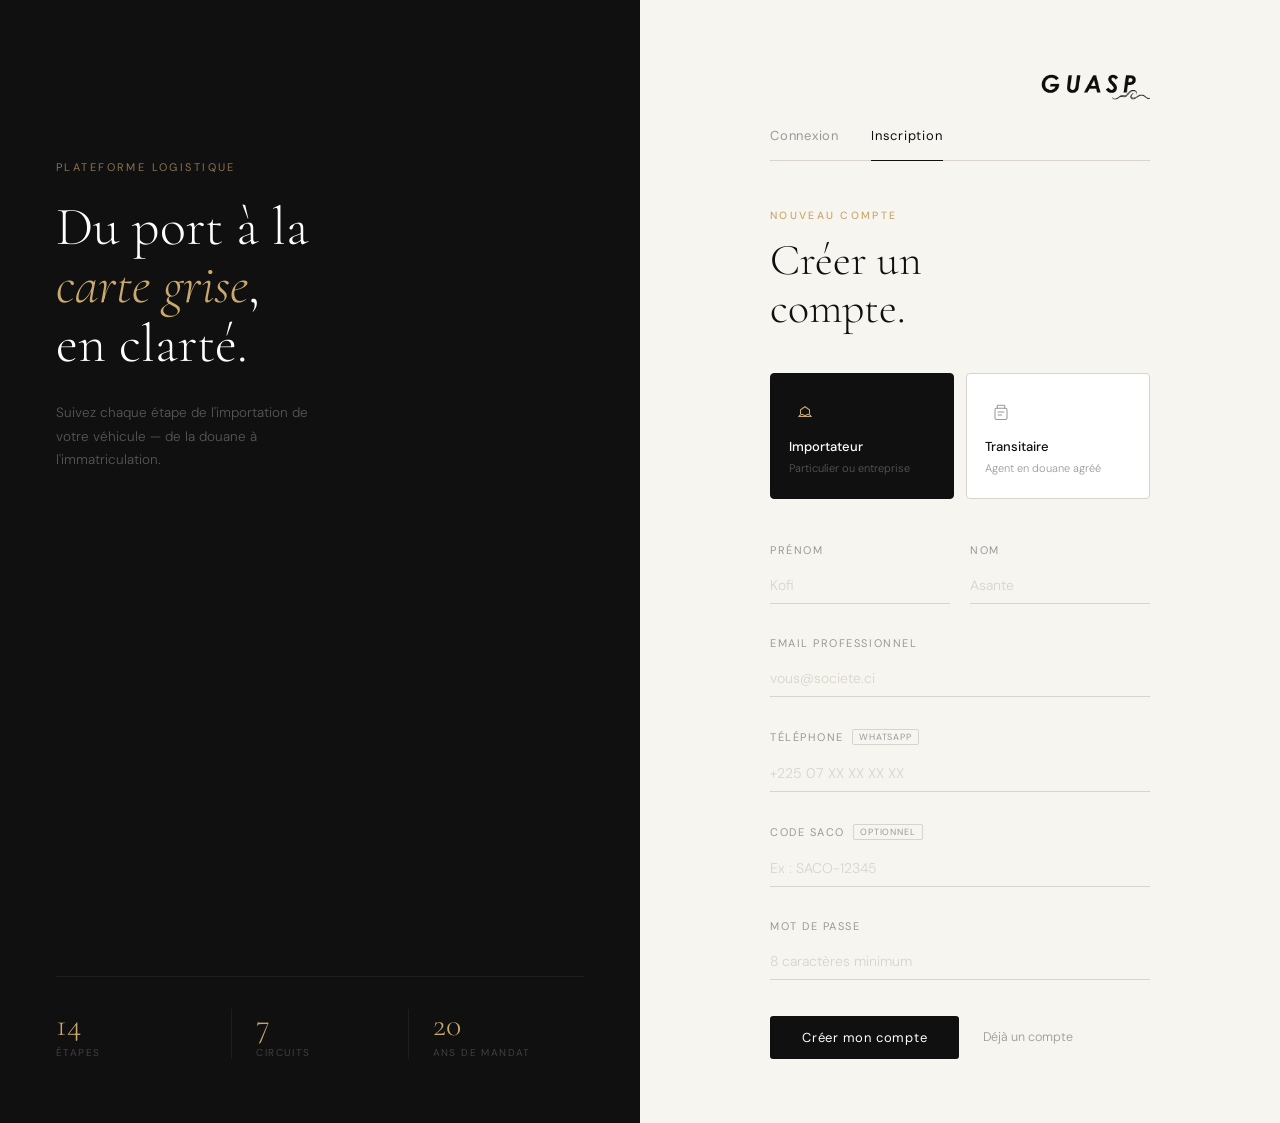
<file: index.html>
<!DOCTYPE html>
<html lang="fr">
  <head>
    <meta charset="UTF-8" />
    <meta name="viewport" content="width=device-width, initial-scale=1.0" />
    <title>GUASP — Accès</title>
    <link
      href="https://fonts.googleapis.com/css2?family=Cormorant+Garamond:ital,wght@0,300;0,400;1,300;1,400&family=DM+Sans:wght@300;400;500&display=swap"
      rel="stylesheet"
    />
    <link rel="stylesheet" href="./assets/css/styles.css" />
  </head>
  <body>
    <div class="page">

      <!-- ══ LEFT ══ -->
      <div class="left">
        <div class="left-center">
          <div class="hero-label">Plateforme logistique</div>
          <div class="hero-title">
            Du port à la<br /><em>carte grise</em>,<br />en clarté.
          </div>
          <div class="hero-desc">
            Suivez chaque étape de l'importation de votre véhicule —
            de la douane à l'immatriculation.
          </div>
        </div>

        <div class="left-stats">
          <div class="stat">
            <div class="stat-n">14</div>
            <div class="stat-l">Étapes</div>
          </div>
          <div class="stat">
            <div class="stat-n">7</div>
            <div class="stat-l">Circuits</div>
          </div>
          <div class="stat">
            <div class="stat-n">20</div>
            <div class="stat-l">Ans de mandat</div>
          </div>
        </div>
      </div>

      <!-- ══ RIGHT ══ -->
      <div class="right">
        <div class="form-wrap">

          <div class="right-logo">
            <img src="./assets/images/Logo.png" alt="Logo GUASP" />
          </div>

          <!-- Tabs -->
          <div class="tabs">
            <button class="tab" id="tab-login" type="button" onclick="showTab('login')">Connexion</button>
            <button class="tab active" id="tab-signup" type="button" onclick="showTab('signup')">Inscription</button>
          </div>

          <!-- ── LOGIN ── -->
          <div class="panel" id="panel-login">
            <div class="form-eyebrow">Bon retour</div>
            <div class="form-title">Accéder<br>à mon espace.</div>

            <div class="fields">
              <div class="field">
                <label class="static-label" for="le">Email</label>
                <div class="field-inp-wrap">
                  <input type="email" id="le" placeholder="vous@exemple.com" autocomplete="email" />
                </div>
                <div class="field-line"></div>
              </div>

              <div class="field">
                <label class="static-label" for="lp">Mot de passe</label>
                <div class="field-inp-wrap">
                  <input type="password" id="lp" placeholder="••••••••" autocomplete="current-password" />
                </div>
                <div class="field-line"></div>
              </div>

              <div class="forgot-row">
                <a href="#" class="forgot-link">Mot de passe oublié ?</a>
              </div>

              <div class="emsg" id="le-err" role="alert">
                Email ou mot de passe incorrect.
              </div>

              <div class="submit-row">
                <button class="btn-submit" id="btn-login" type="button">Se connecter</button>
                <a href="#" class="alt-link" onclick="showTab('signup'); return false;">Créer un compte</a>
              </div>

              <div class="notice">
                <span class="notice-dot"></span>
                Les agents SGUASP reçoivent leurs identifiants de l'administrateur.
              </div>
            </div>
          </div>

          <!-- ── SIGNUP ── -->
          <div class="panel active" id="panel-signup">

            <!-- Success -->
            <div class="success" id="success-msg">
              <div class="success-icon">✓</div>
              <div class="success-title">Compte créé</div>
              <div class="success-sub">Un email de confirmation vous a été envoyé.</div>
              <button class="btn-submit btn-small" id="btn-to-login" type="button">Se connecter</button>
            </div>

            <div id="signup-form">
              <div class="form-eyebrow">Nouveau compte</div>
              <div class="form-title">Créer un<br>compte.</div>

              <!-- Role selector -->
              <div class="roles">
                <label class="role active" id="r-imp" onclick="selRole('imp')">
                  <input type="radio" name="role" value="importer" checked />
                  <div class="role-icon">
                    <svg viewBox="0 0 24 24" aria-hidden="true">
                      <path d="M3 18h18"/>
                      <path d="M4 17l4-2 4 2 4-2 4 2"/>
                      <path d="M6 15V9l6-4 6 4v6"/>
                    </svg>
                  </div>
                  <div class="role-name">Importateur</div>
                  <div class="role-desc">Particulier ou entreprise</div>
                </label>
                <label class="role" id="r-tra" onclick="selRole('tra')">
                  <input type="radio" name="role" value="transitaire" />
                  <div class="role-icon">
                    <svg viewBox="0 0 24 24" aria-hidden="true">
                      <rect x="7" y="3" width="10" height="4" rx="1"/>
                      <path d="M8 7H6a2 2 0 00-2 2v11a2 2 0 002 2h12a2 2 0 002-2V9a2 2 0 00-2-2h-2"/>
                      <path d="M7.5 12h9"/>
                      <path d="M7.5 16h6"/>
                    </svg>
                  </div>
                  <div class="role-name">Transitaire</div>
                  <div class="role-desc">Agent en douane agréé</div>
                </label>
              </div>

              <div class="fields">

                <!-- Prénom + Nom -->
                <div class="field-row">
                  <div class="field">
                    <label class="static-label" for="sfn">Prénom</label>
                    <div class="field-inp-wrap">
                      <input type="text" id="sfn" placeholder="Kofi" autocomplete="given-name" />
                    </div>
                    <div class="field-line"></div>
                  </div>
                  <div class="field">
                    <label class="static-label" for="sln">Nom</label>
                    <div class="field-inp-wrap">
                      <input type="text" id="sln" placeholder="Asante" autocomplete="family-name" />
                    </div>
                    <div class="field-line"></div>
                  </div>
                </div>

                <!-- Email -->
                <div class="field">
                  <label class="static-label" for="sem">Email professionnel</label>
                  <div class="field-inp-wrap">
                    <input type="email" id="sem" placeholder="vous@societe.ci" autocomplete="email" />
                  </div>
                  <div class="field-line"></div>
                </div>

                <!-- Téléphone -->
                <div class="field">
                  <label class="static-label" for="sph">
                    Téléphone
                    <span class="field-badge">WhatsApp</span>
                  </label>
                  <div class="field-inp-wrap">
                    <input type="tel" id="sph" placeholder="+225 07 XX XX XX XX" />
                  </div>
                  <div class="field-line"></div>
                </div>

                <!-- Code SACO -->
                <div class="field">
                  <label class="static-label" for="sco">
                    Code SACO
                    <span class="field-badge">Optionnel</span>
                  </label>
                  <div class="field-inp-wrap">
                    <input type="text" id="sco" placeholder="Ex : SACO-12345" />
                  </div>
                  <div class="field-line"></div>
                </div>

                <!-- Mot de passe -->
                <div class="field">
                  <label class="static-label" for="spw">Mot de passe</label>
                  <div class="field-inp-wrap">
                    <input type="password" id="spw" placeholder="8 caractères minimum" autocomplete="new-password" />
                  </div>
                  <div class="field-line"></div>
                </div>

                <div class="emsg" id="se-err" role="alert">
                  Veuillez remplir tous les champs obligatoires.
                </div>

                <div class="submit-row">
                  <button class="btn-submit" id="btn-signup" type="button">Créer mon compte</button>
                  <a href="#" class="alt-link" onclick="showTab('login'); return false;">Déjà un compte</a>
                </div>

              </div>
            </div>
          </div>

        </div>
      </div>
    </div>

    <script src="./assets/js/main.js"></script>
  </body>
</html>
</file>
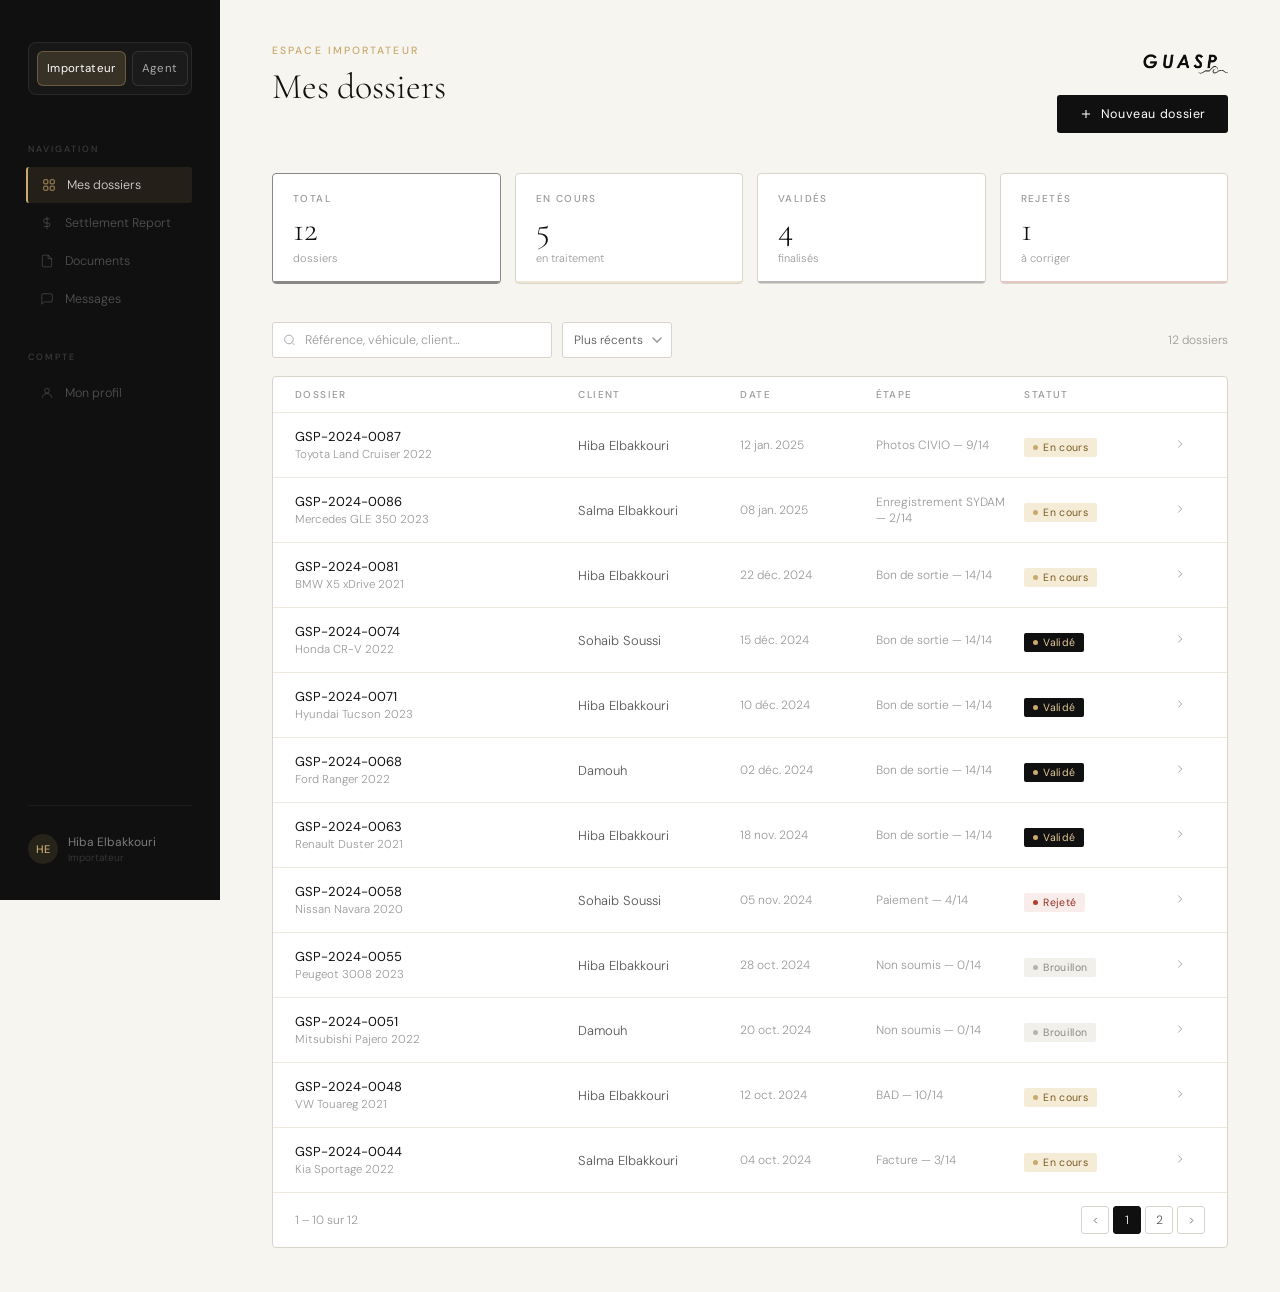
<file: dashboard.html>
<!DOCTYPE html>
<html lang="fr">
  <head>
    <meta charset="UTF-8" />
    <meta name="viewport" content="width=device-width, initial-scale=1.0" />
    <title>GUASP — Dashboard</title>
    <link
      href="https://fonts.googleapis.com/css2?family=Cormorant+Garamond:ital,wght@0,300;0,400;1,300&family=DM+Sans:wght@300;400;500&display=swap"
      rel="stylesheet"
    />
    <link rel="stylesheet" href="./assets/css/dashboard.css" />
  </head>
  <body>
    <!-- ══════════════════════════════
         DASHBOARD IMPORTATEUR
    ══════════════════════════════ -->
    <div class="view active" id="view-imp">
      <div class="sidebar sidebar-imp">
        <div class="mode-switch" aria-label="Mode dashboard">
          <button class="msw active" type="button" onclick="switchRole('imp')">
            Importateur
          </button>
          <button class="msw" type="button" onclick="switchRole('agent')">
            Agent
          </button>
        </div>

        <div class="sb-section">Navigation</div>
        <a class="sb-item on" href="#">
          <svg viewBox="0 0 24 24">
            <rect x="3" y="3" width="7" height="7" rx="1" />
            <rect x="14" y="3" width="7" height="7" rx="1" />
            <rect x="3" y="14" width="7" height="7" rx="1" />
            <rect x="14" y="14" width="7" height="7" rx="1" />
          </svg>
          <span>Mes dossiers</span>
        </a>
        <a class="sb-item" href="./settlement.html">
          <svg viewBox="0 0 24 24">
            <path d="M12 1v22" />
            <path d="M17 5H9.5a3.5 3.5 0 100 7H14a3 3 0 110 6H6" />
          </svg>
          <span>Settlement Report</span>
        </a>
        <a class="sb-item" href="#">
          <svg viewBox="0 0 24 24">
            <path d="M14 2H6a2 2 0 00-2 2v16a2 2 0 002 2h12a2 2 0 002-2V8z" />
            <polyline points="14 2 14 8 20 8" />
          </svg>
          <span>Documents</span>
        </a>
        <a class="sb-item" href="#">
          <svg viewBox="0 0 24 24">
            <path d="M21 15a2 2 0 01-2 2H7l-4 4V5a2 2 0 012-2h14a2 2 0 012 2z" />
          </svg>
          <span>Messages</span>
        </a>

        <div class="sb-section">Compte</div>
        <a class="sb-item" href="#">
          <svg viewBox="0 0 24 24">
            <circle cx="12" cy="8" r="4" />
            <path d="M4 20c0-4 3.6-7 8-7s8 3 8 7" />
          </svg>
          <span>Mon profil</span>
        </a>

        <div class="sb-bottom">
          <div class="sb-user">
            <div class="sb-avatar">HE</div>
            <div>
              <div class="sb-uname">Hiba Elbakkouri</div>
              <div class="sb-urole">Importateur</div>
            </div>
          </div>
        </div>
      </div>

      <div class="main">
        <div class="topbar">
          <div>
            <div class="eyebrow">Espace importateur</div>
            <div class="page-title">Mes dossiers</div>
          </div>
          <div class="top-actions">
            <img class="top-logo" src="./assets/images/Logo.png" alt="Logo GUASP" />
            <button class="btn-primary" type="button" onclick="window.location.href='./dossier.html'">
              <svg viewBox="0 0 24 24">
                <line x1="12" y1="5" x2="12" y2="19" />
                <line x1="5" y1="12" x2="19" y2="12" />
              </svg>
              Nouveau dossier
            </button>
          </div>
        </div>

        <!-- KPIs -->
        <div class="kpis">
          <div class="kpi sel" style="--kc:#888" onclick="fi('all',0)">
            <div class="kpi-lbl">Total</div>
            <div class="kpi-n">12</div>
            <div class="kpi-s">dossiers</div>
          </div>
          <div class="kpi" style="--kc:#C9A96E" onclick="fi('cours',1)">
            <div class="kpi-lbl">En cours</div>
            <div class="kpi-n">5</div>
            <div class="kpi-s">en traitement</div>
          </div>
          <div class="kpi" style="--kc:#111010" onclick="fi('valide',2)">
            <div class="kpi-lbl">Validés</div>
            <div class="kpi-n">4</div>
            <div class="kpi-s">finalisés</div>
          </div>
          <div class="kpi" style="--kc:#B04030" onclick="fi('rejete',3)">
            <div class="kpi-lbl">Rejetés</div>
            <div class="kpi-n">1</div>
            <div class="kpi-s">à corriger</div>
          </div>
        </div>

        <!-- Filters -->
        <div class="filters">
          <div class="sw">
            <svg viewBox="0 0 24 24">
              <circle cx="11" cy="11" r="8" />
              <path d="M21 21l-4.35-4.35" />
            </svg>
            <input
              class="si"
              id="imp-search"
              placeholder="Référence, véhicule, client…"
              oninput="renderImp()"
            />
          </div>
          <select class="fsel" id="imp-sort" onchange="renderImp()">
            <option value="date-desc">Plus récents</option>
            <option value="date-asc">Plus anciens</option>
          </select>
          <div class="rc" id="imp-count">12 dossiers</div>
        </div>

        <!-- Table -->
        <div class="table-wrap">
          <div class="thead thead-imp">
            <div class="th">Dossier</div>
            <div class="th">Client</div>
            <div class="th">Date</div>
            <div class="th">Étape</div>
            <div class="th">Statut</div>
            <div class="th"></div>
          </div>
          <div id="imp-body"></div>
          <div class="empty" id="imp-empty">
            <svg viewBox="0 0 24 24">
              <path d="M14 2H6a2 2 0 00-2 2v16a2 2 0 002 2h12a2 2 0 002-2V8z" />
              <polyline points="14 2 14 8 20 8" />
            </svg>
            <div class="etxt">Aucun dossier trouvé.</div>
          </div>
          <div class="pagi">
            <div class="pinfo" id="imp-pinfo">1 – 10 sur 12</div>
            <div class="pbtns">
              <button class="pb" type="button" aria-label="Page précédente">
                <svg viewBox="0 0 24 24">
                  <polyline points="15 18 9 12 15 6" />
                </svg>
              </button>
              <button class="pb active" type="button">1</button>
              <button class="pb" type="button">2</button>
              <button class="pb" type="button" aria-label="Page suivante">
                <svg viewBox="0 0 24 24">
                  <polyline points="9 18 15 12 9 6" />
                </svg>
              </button>
            </div>
          </div>
        </div>

        <!-- Roadmap modal (opens on dossier click) -->
        <div class="rm-modal" id="rm-modal" aria-hidden="true">
          <div class="rm-dialog" role="dialog" aria-modal="true" aria-label="Suivi des étapes">
            <div id="rm-modal-body"></div>
          </div>
        </div>
      </div>
    </div>

    <!-- ══════════════════════════════
         DASHBOARD AGENT SGUASP
    ══════════════════════════════ -->
    <div class="view" id="view-agent">
      <div class="sidebar sidebar-agent">
        <div class="mode-switch" aria-label="Mode dashboard">
          <button class="msw" type="button" onclick="switchRole('imp')">
            Importateur
          </button>
          <button class="msw active" type="button" onclick="switchRole('agent')">
            Agent
          </button>
        </div>

        <div class="sb-section">File de travail</div>
        <a class="sb-item on" href="#">
          <svg viewBox="0 0 24 24">
            <path d="M9 11l3 3L22 4" />
            <path
              d="M21 12v7a2 2 0 01-2 2H5a2 2 0 01-2-2V5a2 2 0 012-2h11"
            />
          </svg>
          <span>Cas assignés</span>
          <span class="sb-notif">3</span>
        </a>
        <a class="sb-item" href="./settlement.html">
          <svg viewBox="0 0 24 24">
            <path d="M12 1v22" />
            <path d="M17 5H9.5a3.5 3.5 0 100 7H14a3 3 0 110 6H6" />
          </svg>
          <span>Settlement Report</span>
        </a>
        <a class="sb-item" href="#">
          <svg viewBox="0 0 24 24">
            <rect x="3" y="3" width="7" height="7" rx="1" />
            <rect x="14" y="3" width="7" height="7" rx="1" />
            <rect x="3" y="14" width="7" height="7" rx="1" />
            <rect x="14" y="14" width="7" height="7" rx="1" />
          </svg>
          <span>Tous les dossiers</span>
        </a>
        <a class="sb-item" href="#">
          <svg viewBox="0 0 24 24">
            <path d="M17 21v-2a4 4 0 00-4-4H5a4 4 0 00-4 4v2" />
            <circle cx="9" cy="7" r="4" />
            <path d="M23 21v-2a4 4 0 00-3-3.87" />
            <path d="M16 3.13a4 4 0 010 7.75" />
          </svg>
          <span>Équipe</span>
        </a>
        <a class="sb-item" href="#">
          <svg viewBox="0 0 24 24">
            <path d="M14 2H6a2 2 0 00-2 2v16a2 2 0 002 2h12a2 2 0 002-2V8z" />
            <polyline points="14 2 14 8 20 8" />
          </svg>
          <span>Documents</span>
        </a>
        <a class="sb-item" href="#">
          <svg viewBox="0 0 24 24">
            <path d="M21 15a2 2 0 01-2 2H7l-4 4V5a2 2 0 012-2h14a2 2 0 012 2z" />
          </svg>
          <span>Messages</span>
          <span class="sb-notif">7</span>
        </a>

        <div class="sb-section">Admin</div>
        <a class="sb-item" href="#">
          <svg viewBox="0 0 24 24">
            <circle cx="12" cy="8" r="4" />
            <path d="M4 20c0-4 3.6-7 8-7s8 3 8 7" />
          </svg>
          <span>Mon profil</span>
        </a>

        <div class="sb-bottom">
          <div class="sb-user">
            <div class="sb-avatar">SS</div>
            <div>
              <div class="sb-uname">Sohaib Soussi</div>
              <div class="sb-urole">Agent</div>
            </div>
          </div>
        </div>
      </div>

      <div class="main">
        <div class="topbar">
          <div>
            <div class="eyebrow">Espace agent</div>
            <div class="page-title">File de travail</div>
          </div>
          <button class="btn-primary" type="button">
            <svg viewBox="0 0 24 24">
              <line x1="12" y1="5" x2="12" y2="19" />
              <line x1="5" y1="12" x2="19" y2="12" />
            </svg>
            Assigner un cas
          </button>
        </div>

        <!-- KPIs -->
        <div class="kpis">
          <div class="kpi sel" style="--kc:#888" onclick="fa('all',0)">
            <div class="kpi-lbl">Assignés</div>
            <div class="kpi-n">8</div>
            <div class="kpi-s">cas actifs</div>
          </div>
          <div class="kpi" style="--kc:#111010" onclick="fa('urgent',1)">
            <div class="kpi-lbl">Urgents</div>
            <div class="kpi-n">3</div>
            <div class="kpi-s">sous 24h</div>
          </div>
          <div class="kpi" style="--kc:#C9A96E" onclick="fa('attente',2)">
            <div class="kpi-lbl">En attente</div>
            <div class="kpi-n">2</div>
            <div class="kpi-s">docs manquants</div>
          </div>
          <div class="kpi" style="--kc:#B8B4AA" onclick="fa('assigne',3)">
            <div class="kpi-lbl">À traiter</div>
            <div class="kpi-n">3</div>
            <div class="kpi-s">en file</div>
          </div>
        </div>

        <!-- Filters -->
        <div class="filters">
          <div class="sw">
            <svg viewBox="0 0 24 24">
              <circle cx="11" cy="11" r="8" />
              <path d="M21 21l-4.35-4.35" />
            </svg>
            <input
              class="si"
              id="agent-search"
              placeholder="Référence, importateur…"
              oninput="renderAgent()"
            />
          </div>
          <select class="fsel" id="agent-equipe" onchange="renderAgent()">
            <option value="">Toute l'équipe</option>
            <option value="moi">Mes cas</option>
          </select>
          <select class="fsel" id="agent-circuit" onchange="renderAgent()">
            <option value="">Tous circuits</option>
            <option value="C1">Circuit 1</option>
            <option value="C2">Circuit 2</option>
            <option value="C3">Circuit 3</option>
          </select>
          <div class="rc" id="agent-count">8 cas</div>
        </div>

        <!-- Table -->
        <div class="table-wrap">
          <div class="thead thead-agent">
            <div class="th">Dossier</div>
            <div class="th">Importateur</div>
            <div class="th">Étape en cours</div>
            <div class="th">Circuit</div>
            <div class="th">Priorité</div>
            <div class="th">Statut</div>
            <div class="th"></div>
          </div>
          <div id="agent-body"></div>
          <div class="empty" id="agent-empty">
            <svg viewBox="0 0 24 24">
              <path d="M14 2H6a2 2 0 00-2 2v16a2 2 0 002 2h12a2 2 0 002-2V8z" />
              <polyline points="14 2 14 8 20 8" />
            </svg>
            <div class="etxt">Aucun cas trouvé.</div>
          </div>
          <div class="pagi">
            <div class="pinfo">1 – 8 sur 8</div>
            <div class="pbtns">
              <button class="pb active" type="button">1</button>
            </div>
          </div>
        </div>
      </div>
    </div>

    <script src="./assets/js/dashboard.js"></script>
  </body>
</html>
</file>
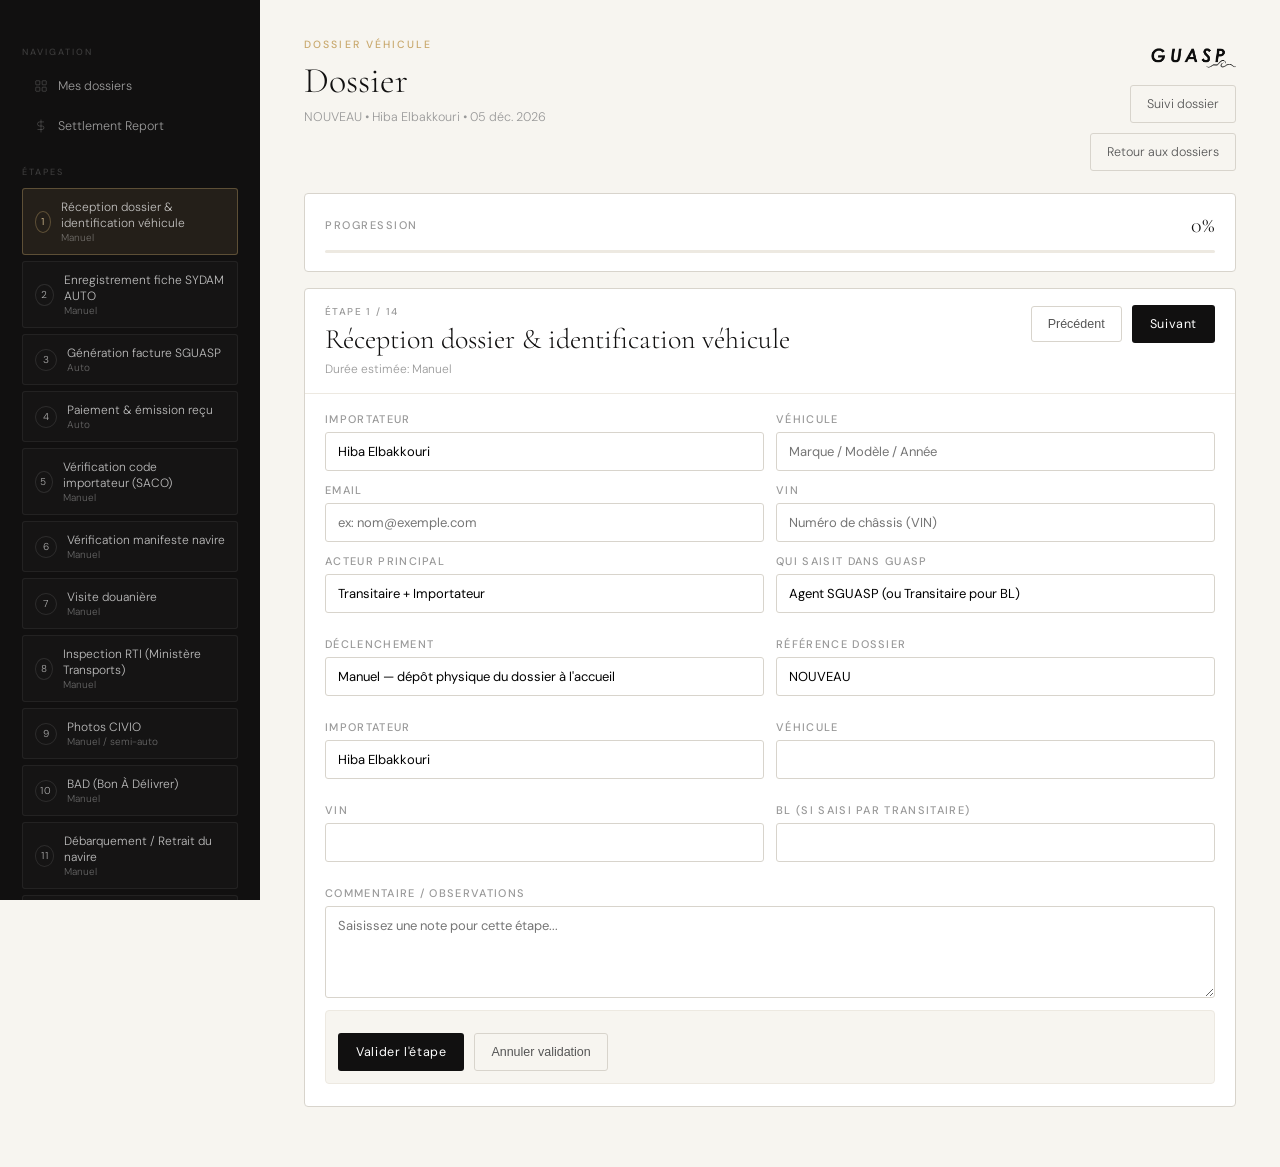
<file: dossier.html>
<!DOCTYPE html>
<html lang="fr">
  <head>
    <meta charset="UTF-8" />
    <meta name="viewport" content="width=device-width, initial-scale=1.0" />
    <title>GUASP — Dossier</title>
    <link
      href="https://fonts.googleapis.com/css2?family=Cormorant+Garamond:ital,wght@0,300;0,400;1,300&family=DM+Sans:wght@300;400;500&display=swap"
      rel="stylesheet"
    />
    <link rel="stylesheet" href="./assets/css/dossier.css" />
  </head>
  <body>
    <div class="shell">
      <aside class="sidebar">
        <div class="sb-section">Navigation</div>
        <a class="sb-item" href="./dashboard.html">
          <svg viewBox="0 0 24 24">
            <rect x="3" y="3" width="7" height="7" rx="1" />
            <rect x="14" y="3" width="7" height="7" rx="1" />
            <rect x="3" y="14" width="7" height="7" rx="1" />
            <rect x="14" y="14" width="7" height="7" rx="1" />
          </svg>
          <span>Mes dossiers</span>
        </a>
        <a class="sb-item" href="./settlement.html">
          <svg viewBox="0 0 24 24">
            <path d="M12 1v22" />
            <path d="M17 5H9.5a3.5 3.5 0 100 7H14a3 3 0 110 6H6" />
          </svg>
          <span>Settlement Report</span>
        </a>

        <div class="sb-section">Étapes</div>
        <div class="step-nav" id="step-nav"></div>

        <div class="sb-bottom">
          <div class="sb-user">
            <div class="sb-avatar" id="sb-avatar">HE</div>
            <div>
              <div class="sb-uname" id="sb-uname">Hiba Elbakkouri</div>
              <div class="sb-urole">Importateur</div>
            </div>
          </div>
        </div>
      </aside>

      <main class="main">
        <div class="topbar">
          <div>
            <div class="eyebrow">Dossier véhicule</div>
            <div class="page-title" id="veh-title">—</div>
            <div class="subline" id="veh-sub">—</div>
          </div>
          <div class="top-actions">
            <img class="top-logo" src="./assets/images/Logo.png" alt="Logo GUASP" />
            <a class="btn-ghost" id="btn-suivi" href="./suivi.html">Suivi dossier</a>
            <a class="btn-ghost" href="./dashboard.html">Retour aux dossiers</a>
          </div>
        </div>

        <div class="progress-wrap">
          <div class="prog-header">
            <div class="prog-label">Progression</div>
            <div class="prog-pct" id="prog-pct">0%</div>
          </div>
          <div class="prog-bar">
            <div class="prog-fill" id="prog-fill" style="width: 0%"></div>
          </div>
        </div>

        <section class="card">
          <div class="card-h">
            <div>
              <div class="card-kicker" id="step-kicker">Étape 1</div>
              <div class="card-title" id="step-title">—</div>
              <div class="card-sub" id="step-dur">—</div>
            </div>
            <div class="card-actions">
              <button class="btn-ghost" type="button" id="btn-prev">Précédent</button>
              <button class="btn-primary" type="button" id="btn-next">Suivant</button>
            </div>
          </div>

          <div class="card-b" id="step-body"></div>
        </section>
      </main>
    </div>

    <script src="./assets/js/dossier.js"></script>
  </body>
</html>
</file>
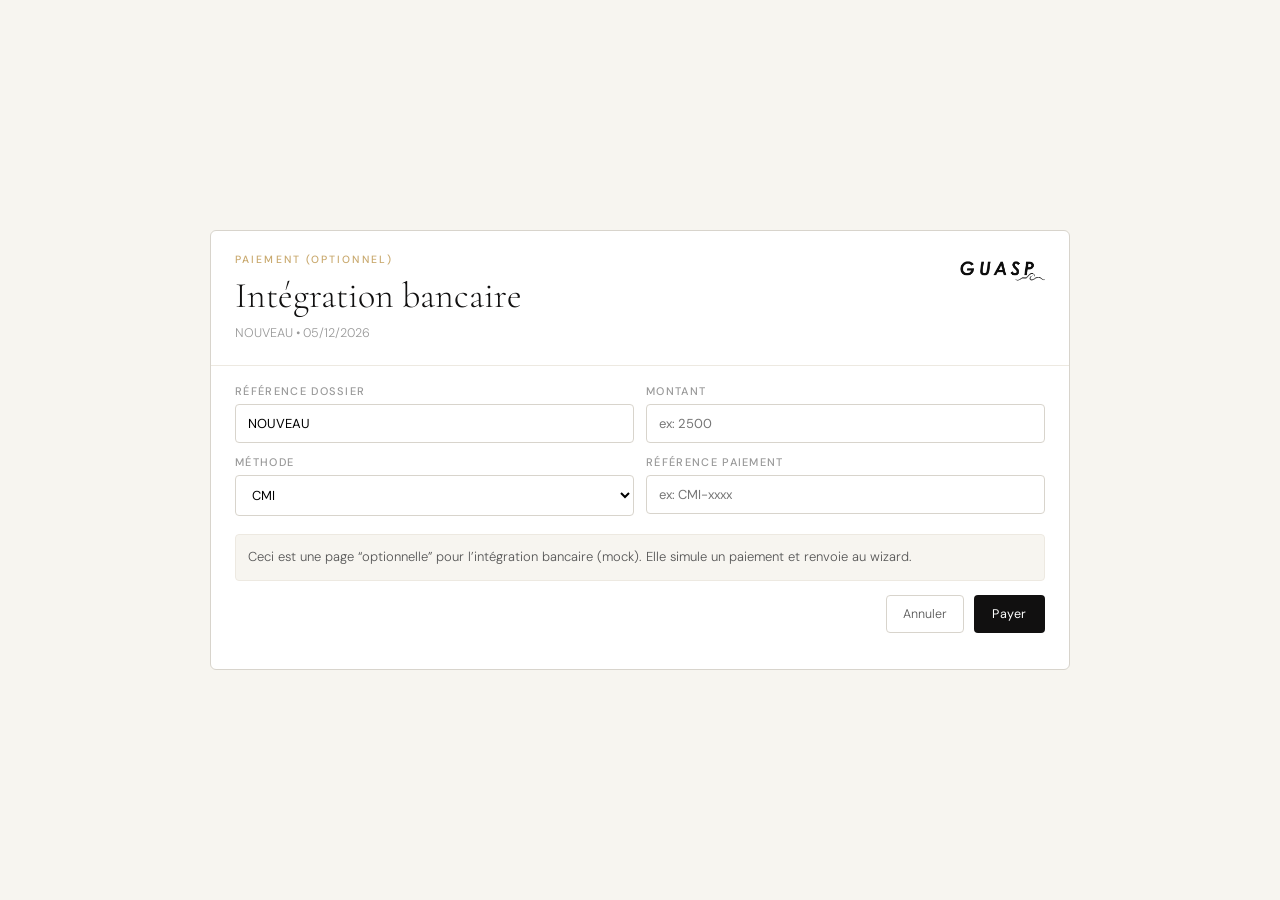
<file: paiement.html>
<!DOCTYPE html>
<html lang="fr">
  <head>
    <meta charset="UTF-8" />
    <meta name="viewport" content="width=device-width, initial-scale=1.0" />
    <title>GUASP — Paiement</title>
    <link
      href="https://fonts.googleapis.com/css2?family=Cormorant+Garamond:ital,wght@0,300;0,400;1,300&family=DM+Sans:wght@300;400;500&display=swap"
      rel="stylesheet"
    />
    <link rel="stylesheet" href="./assets/css/paiement.css" />
  </head>
  <body>
    <main class="wrap">
      <div class="card">
        <div class="head">
          <div>
            <div class="eyebrow">Paiement (optionnel)</div>
            <div class="title">Intégration bancaire</div>
            <div class="sub" id="p-sub">—</div>
          </div>
          <img class="logo" src="./assets/images/Logo.png" alt="Logo GUASP" />
        </div>

        <div class="body">
          <div class="grid2">
            <div class="field">
              <label>Référence dossier</label>
              <input class="inp" id="p-ref" readonly />
            </div>
            <div class="field">
              <label>Montant</label>
              <input class="inp" id="p-amount" placeholder="ex: 2500" />
            </div>
          </div>

          <div class="grid2">
            <div class="field">
              <label>Méthode</label>
              <select class="sel" id="p-method">
                <option value="CMI">CMI</option>
                <option value="API">API</option>
                <option value="MANUEL">Manuel</option>
              </select>
            </div>
            <div class="field">
              <label>Référence paiement</label>
              <input class="inp" id="p-payref" placeholder="ex: CMI-xxxx" />
            </div>
          </div>

          <div class="notice">
            Ceci est une page “optionnelle” pour l’intégration bancaire (mock). Elle simule un paiement et renvoie au wizard.
          </div>

          <div class="actions">
            <a class="btn-ghost" id="btn-cancel" href="./dossier.html">Annuler</a>
            <button class="btn-primary" id="btn-pay" type="button">Payer</button>
          </div>

          <div class="ok" id="p-ok" aria-live="polite"></div>
          <div class="err" id="p-err" aria-live="polite"></div>
        </div>
      </div>
    </main>

    <script src="./assets/js/paiement.js"></script>
  </body>
</html>
</file>
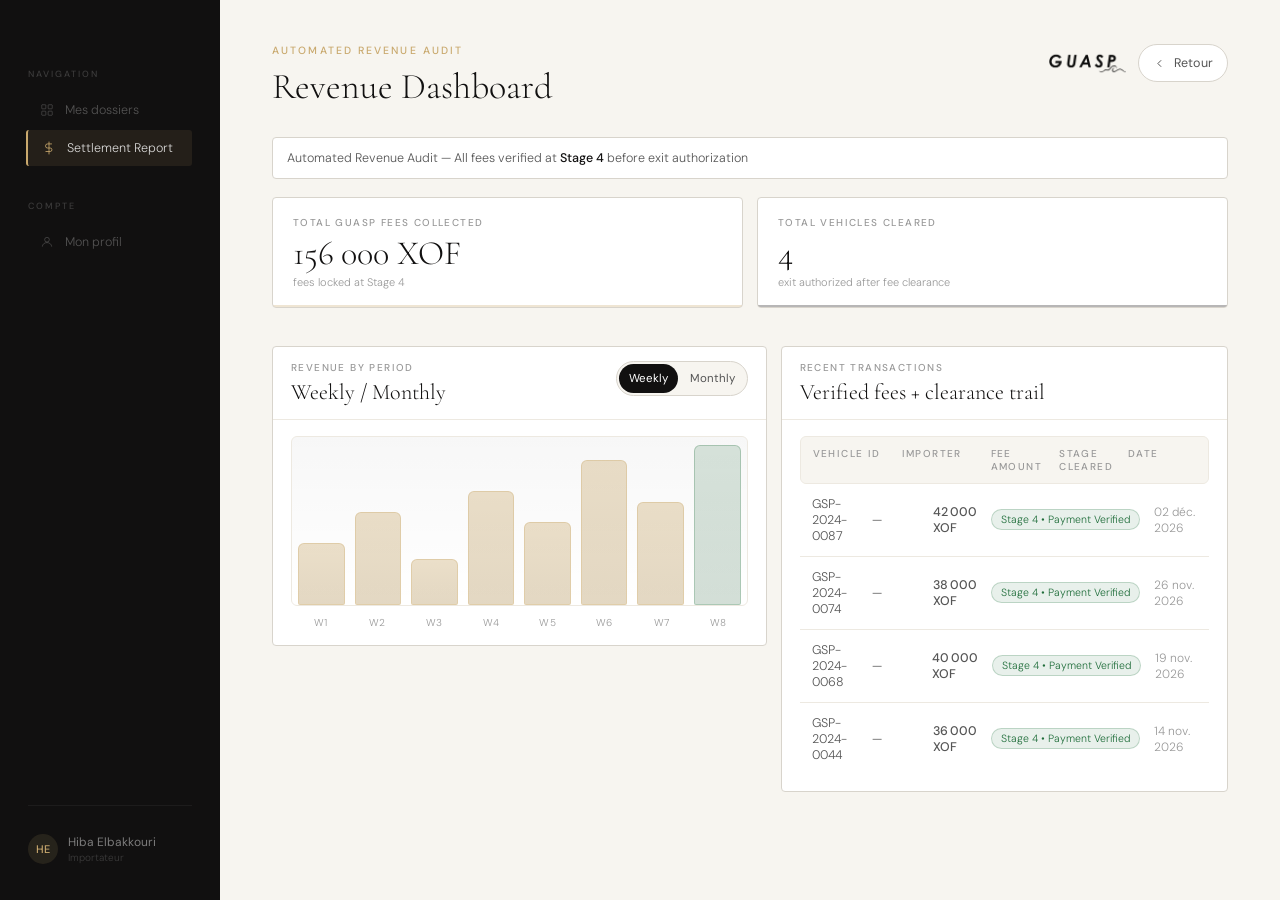
<file: settlement.html>
<!DOCTYPE html>
<html lang="fr">
  <head>
    <meta charset="UTF-8" />
    <meta name="viewport" content="width=device-width, initial-scale=1.0" />
    <title>GUASP — Settlement Report</title>
    <link
      href="https://fonts.googleapis.com/css2?family=Cormorant+Garamond:ital,wght@0,300;0,400;1,300&family=DM+Sans:wght@300;400;500&display=swap"
      rel="stylesheet"
    />
    <!-- Reuse existing dashboard visual system -->
    <link rel="stylesheet" href="./assets/css/dashboard.css?v=20260430-2" />
    <link rel="stylesheet" href="./assets/css/settlement.css?v=20260430-2" />
  </head>
  <body>
    <div class="view active">
      <div class="sidebar sidebar-imp">
        <div class="sb-section">Navigation</div>
        <a class="sb-item" href="./dashboard.html">
          <svg viewBox="0 0 24 24">
            <rect x="3" y="3" width="7" height="7" rx="1" />
            <rect x="14" y="3" width="7" height="7" rx="1" />
            <rect x="3" y="14" width="7" height="7" rx="1" />
            <rect x="14" y="14" width="7" height="7" rx="1" />
          </svg>
          <span>Mes dossiers</span>
        </a>
        <a class="sb-item on" href="./settlement.html">
          <svg viewBox="0 0 24 24">
            <path d="M12 1v22" />
            <path d="M17 5H9.5a3.5 3.5 0 100 7H14a3 3 0 110 6H6" />
          </svg>
          <span>Settlement Report</span>
        </a>

        <div class="sb-section">Compte</div>
        <a class="sb-item" href="./dashboard.html">
          <svg viewBox="0 0 24 24">
            <circle cx="12" cy="8" r="4" />
            <path d="M4 20c0-4 3.6-7 8-7s8 3 8 7" />
          </svg>
          <span>Mon profil</span>
        </a>

        <div class="sb-bottom">
          <div class="sb-user">
            <div class="sb-avatar">HE</div>
            <div>
              <div class="sb-uname">Hiba Elbakkouri</div>
              <div class="sb-urole">Importateur</div>
            </div>
          </div>
        </div>
      </div>

      <div class="main">
        <div class="topbar">
          <div>
            <div class="eyebrow">Automated Revenue Audit</div>
            <div class="page-title">Revenue Dashboard</div>
          </div>
          <div class="top-actions">
            <img class="top-logo" src="./assets/images/Logo.png" alt="Logo GUASP" />
            <a class="btn-ghost btn-back" href="./dashboard.html" aria-label="Retour au dashboard">
              <svg viewBox="0 0 24 24" aria-hidden="true">
                <polyline points="15 18 9 12 15 6" />
              </svg>
              Retour
            </a>
          </div>
        </div>

        <div class="audit-note">
          Automated Revenue Audit — All fees verified at <b>Stage 4</b> before exit authorization
        </div>

        <div class="kpis kpis-2">
          <div class="kpi kpi-static" style="--kc: var(--gold)">
            <div class="kpi-lbl">Total GUASP Fees Collected</div>
            <div class="kpi-n" id="kpi-fees">XOF 0</div>
            <div class="kpi-s">fees locked at Stage 4</div>
          </div>
          <div class="kpi kpi-static" style="--kc: var(--black)">
            <div class="kpi-lbl">Total Vehicles Cleared</div>
            <div class="kpi-n" id="kpi-cleared">0</div>
            <div class="kpi-s">exit authorized after fee clearance</div>
          </div>
        </div>

        <div class="dash-grid">
          <section class="table-wrap panel">
            <div class="panel-h">
              <div>
                <div class="panel-k">Revenue by Period</div>
                <div class="panel-t">Weekly / Monthly</div>
              </div>
              <div class="seg" role="tablist" aria-label="Période">
                <button class="seg-btn on" id="seg-week" type="button">Weekly</button>
                <button class="seg-btn" id="seg-month" type="button">Monthly</button>
              </div>
            </div>
            <div class="panel-b">
              <div class="chart" aria-label="Revenue chart" role="img">
                <div class="chart-bars" id="rev-bars"></div>
                <div class="chart-x" id="rev-x"></div>
              </div>
            </div>
          </section>

          <section class="table-wrap panel">
            <div class="panel-h">
              <div>
                <div class="panel-k">Recent Transactions</div>
                <div class="panel-t">Verified fees + clearance trail</div>
              </div>
            </div>
            <div class="panel-b">
              <div class="rt-head">
                <div class="th">Vehicle ID</div>
                <div class="th">Importer</div>
                <div class="th">Fee Amount</div>
                <div class="th">Stage Cleared</div>
                <div class="th">Date</div>
              </div>
              <div id="rt-body"></div>
            </div>
          </section>
        </div>
      </div>
    </div>

    <script src="./assets/js/settlement.js?v=20260430-2"></script>
  </body>
</html>
</file>
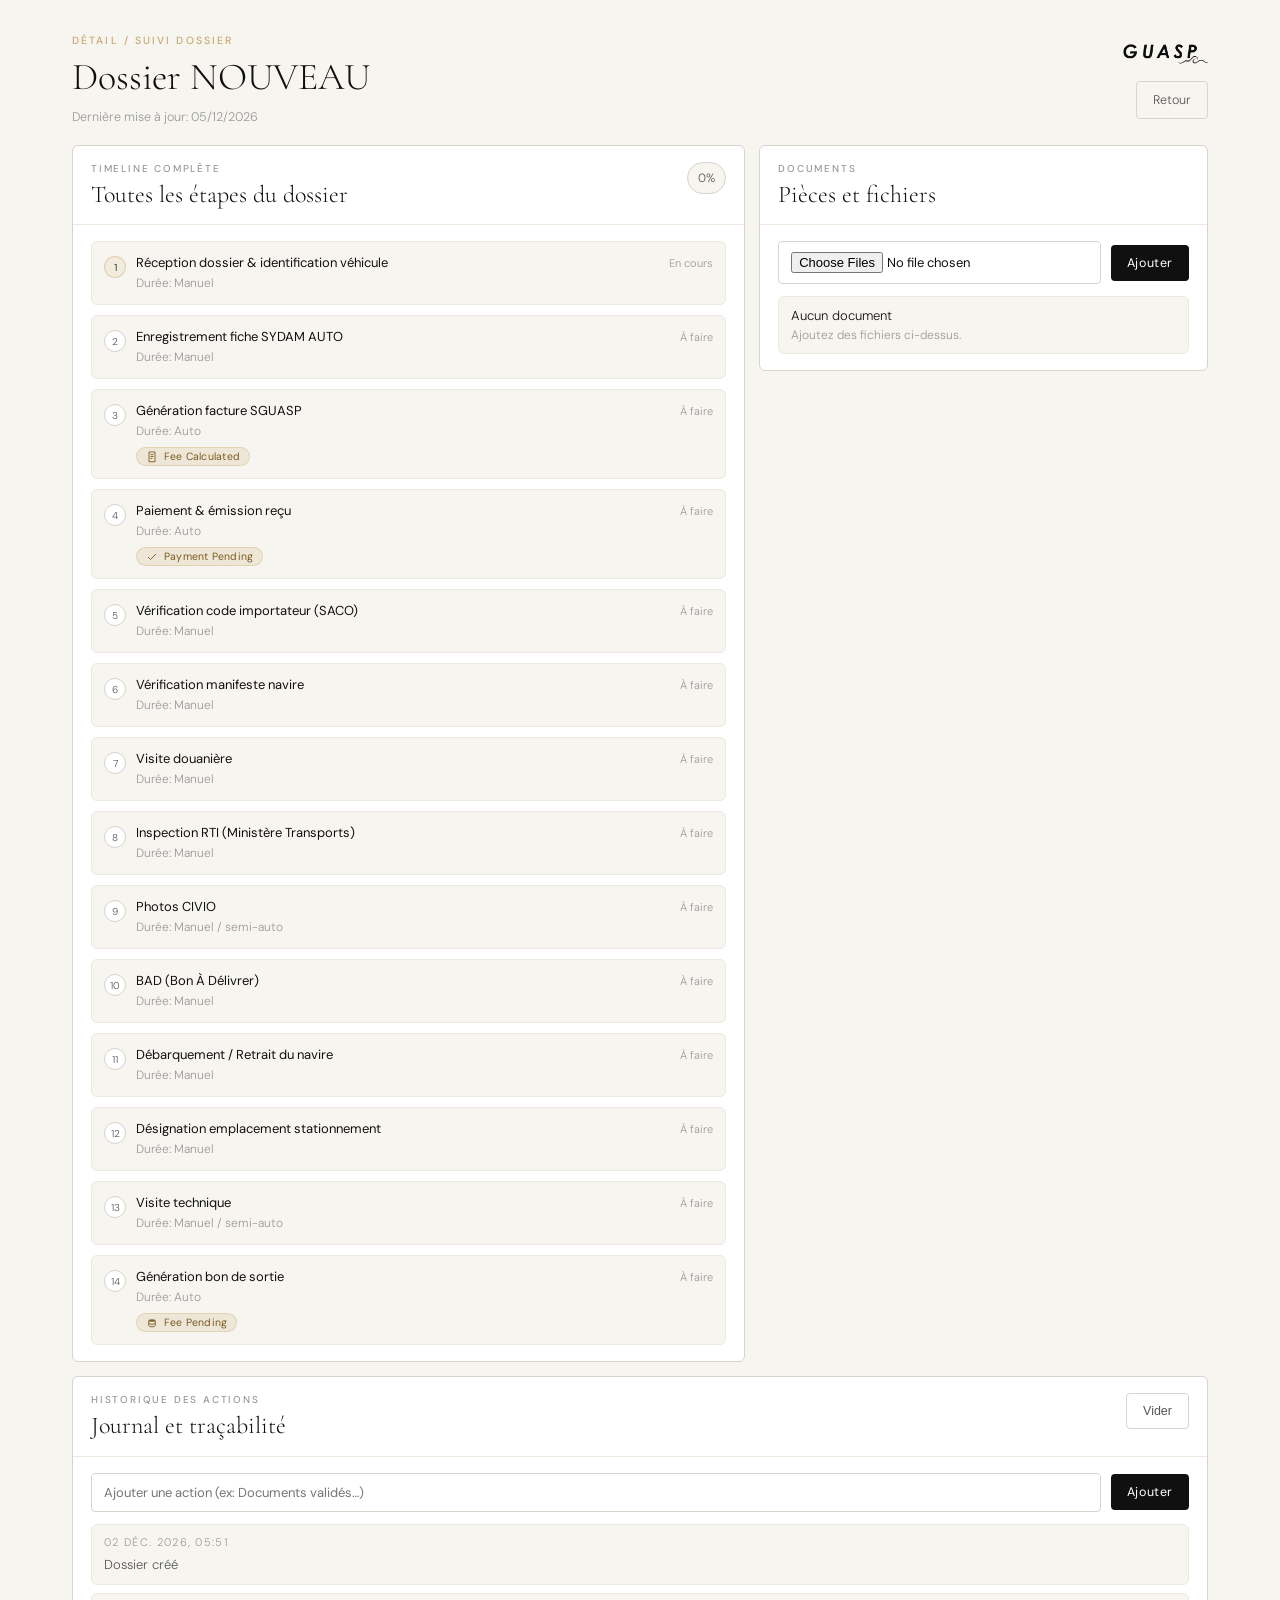
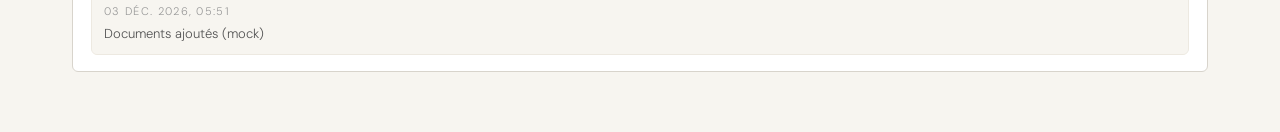
<file: suivi.html>
<!DOCTYPE html>
<html lang="fr">
  <head>
    <meta charset="UTF-8" />
    <meta name="viewport" content="width=device-width, initial-scale=1.0" />
    <title>GUASP — Suivi dossier</title>
    <link
      href="https://fonts.googleapis.com/css2?family=Cormorant+Garamond:ital,wght@0,300;0,400;1,300&family=DM+Sans:wght@300;400;500&display=swap"
      rel="stylesheet"
    />
    <link rel="stylesheet" href="./assets/css/suivi.css?v=20260430-2" />
  </head>
  <body>
    <div class="wrap">
      <header class="top">
        <div>
          <div class="eyebrow">Détail / Suivi dossier</div>
          <div class="title" id="s-title">—</div>
          <div class="sub" id="s-sub">—</div>
        </div>
        <div class="actions">
          <img class="logo" src="./assets/images/Logo.png" alt="Logo GUASP" />
          <a class="btn-ghost" id="btn-back" href="./dashboard.html">Retour</a>
        </div>
      </header>

      <div class="grid">
        <section class="card">
          <div class="ch">
            <div>
              <div class="ck">Timeline complète</div>
              <div class="ct">Toutes les étapes du dossier</div>
            </div>
            <div class="pill" id="s-pct">0%</div>
          </div>
          <div class="cb">
            <div class="timeline" id="s-timeline"></div>
          </div>
        </section>

        <section class="card">
          <div class="ch">
            <div>
              <div class="ck">Documents</div>
              <div class="ct">Pièces et fichiers</div>
            </div>
          </div>
          <div class="cb">
            <div class="doc-upload">
              <input class="inp" id="doc-file" type="file" multiple />
              <button class="btn-primary" id="doc-add" type="button">Ajouter</button>
            </div>
            <div class="doc-list" id="doc-list"></div>
          </div>
        </section>

        <section class="card full">
          <div class="ch">
            <div>
              <div class="ck">Historique des actions</div>
              <div class="ct">Journal et traçabilité</div>
            </div>
            <button class="btn-ghost" id="hist-clear" type="button">Vider</button>
          </div>
          <div class="cb">
            <div class="hist-add">
              <input class="inp" id="hist-text" placeholder="Ajouter une action (ex: Documents validés…)" />
              <button class="btn-primary" id="hist-add" type="button">Ajouter</button>
            </div>
            <div class="hist" id="hist"></div>
          </div>
        </section>
      </div>
    </div>

    <script src="./assets/js/suivi.js?v=20260430-2"></script>
  </body>
</html>
</file>
<file: assets/css/styles.css>
/* ── Reset ── */
*, *::before, *::after { box-sizing: border-box; margin: 0; padding: 0; }

/* ── Variables ── */
:root {
  --black:    #111010;
  --black-2:  #2A2A2A;
  --gold:     #C9A96E;
  --gold-l:   #E2C99A;
  --cream:    #F7F5F0;
  --cream-2:  #EDE9E1;
  --cream-3:  #D8D4CC;
  --text:     #111010;
  --text-2:   #555;
  --text-3:   #999;
  --red:      #B94040;
}

html, body {
  height: 100%;
  background: var(--cream);
  color: var(--text);
  font-family: 'DM Sans', sans-serif;
  font-weight: 300;
  -webkit-font-smoothing: antialiased;
}

/* ══════════════════════════════
   LAYOUT
══════════════════════════════ */
.page {
  display: grid;
  grid-template-columns: 1fr 1fr;
  min-height: 100vh;
}

/* Right logo */
.right-logo{
  display:flex;
  justify-content:flex-end;
  margin-bottom:18px;
}
.right-logo img{
  width:110px;
  height:auto;
  opacity:0.95;
}

/* ══════════════════════════════
   LEFT PANEL
══════════════════════════════ */
.left {
  background: var(--black);
  padding: 64px 56px;
  display: flex;
  flex-direction: column;
  justify-content: space-between;
  position: relative;
  overflow: hidden;
  animation: fadeUp .55s ease both;
}

/* Decorative background */
.left::after{content:none}
.left::before{content:none}

/* Brand */
.brand {
  display: flex;
  align-items: center;
  gap: 10px;
  position: relative;
  z-index: 1;
}
.brand-dot {
  width: 8px; height: 8px;
  border-radius: 50%;
  background: var(--gold);
}
.brand-name {
  font-family: 'DM Sans', sans-serif;
  font-size: 12px; font-weight: 500;
  letter-spacing: 0.22em;
  text-transform: uppercase;
  color: rgba(255,255,255,0.4);
}

/* Hero */
.left-center {
  flex: 1;
  display: flex;
  flex-direction: column;
  justify-content: flex-start;
  padding: 96px 0 0;
  position: relative;
  z-index: 1;
}

.hero-label {
  font-size: 11px; font-weight: 400;
  letter-spacing: 0.22em; text-transform: uppercase;
  color: rgba(201,169,110,0.65);
  margin-bottom: 24px;
}
.hero-title {
  font-family: 'Cormorant Garamond', serif;
  font-size: 54px; font-weight: 300;
  line-height: 1.08;
  color: #fff;
  margin-bottom: 28px;
}
.hero-title em {
  font-style: italic;
  color: var(--gold);
}
.hero-desc {
  font-size: 13.5px; font-weight: 300;
  color: rgba(255,255,255,0.3);
  line-height: 1.75;
  max-width: 260px;
}

/* Stats */
.left-stats {
  display: flex;
  border-top: 1px solid rgba(255,255,255,0.06);
  padding-top: 32px;
  position: relative;
  z-index: 1;
}
.stat { flex: 1; padding-right: 24px; }
.stat + .stat {
  padding-left: 24px; padding-right: 0;
  border-left: 1px solid rgba(255,255,255,0.06);
}
.stat-n {
  font-family: 'Cormorant Garamond', serif;
  font-size: 32px; font-weight: 300;
  color: var(--gold);
  line-height: 1;
  margin-bottom: 5px;
}
.stat-l {
  font-size: 10px; font-weight: 400;
  letter-spacing: 0.14em; text-transform: uppercase;
  color: rgba(255,255,255,0.2);
}

/* ══════════════════════════════
   RIGHT PANEL
══════════════════════════════ */
.right {
  background: var(--cream);
  display: flex;
  align-items: center;
  justify-content: center;
  padding: 64px 60px;
  overflow-y: auto;
  animation: fadeUp .55s ease .1s both;
}

.form-wrap {
  width: 100%;
  max-width: 380px;
}

/* ── Tabs ── */
.tabs {
  display: flex;
  gap: 32px;
  margin-bottom: 48px;
  border-bottom: 1px solid var(--cream-3);
  padding-bottom: 0;
}
.tab {
  font-family: 'DM Sans', sans-serif;
  font-size: 13px; font-weight: 400;
  letter-spacing: 0.06em;
  color: var(--text-3);
  background: transparent;
  border: none;
  cursor: pointer;
  padding: 0 0 16px;
  border-bottom: 1.5px solid transparent;
  margin-bottom: -1px;
  transition: color .18s, border-color .18s;
}
.tab.active { color: var(--black); border-bottom-color: var(--black); }
.tab:hover:not(.active) { color: var(--text-2); }

/* ── Panels ── */
.panel { display: none; }
.panel.active { display: block; }

/* ── Form header ── */
.form-eyebrow {
  font-size: 10.5px; font-weight: 500;
  letter-spacing: 0.22em; text-transform: uppercase;
  color: var(--gold);
  margin-bottom: 14px;
}
.form-title {
  font-family: 'Cormorant Garamond', serif;
  font-size: 44px; font-weight: 300;
  color: var(--black);
  line-height: 1.1;
  margin-bottom: 40px;
}

/* ── Role cards ── */
.roles {
  display: grid;
  grid-template-columns: 1fr 1fr;
  gap: 12px;
  margin-bottom: 44px;
}
.role {
  border: 1px solid var(--cream-3);
  border-radius: 4px;
  padding: 22px 18px;
  cursor: pointer;
  background: #fff;
  display: flex;
  flex-direction: column;
  align-items: flex-start;
  gap: 10px;
  transition: border-color .2s, background .2s, box-shadow .2s;
}
.role:hover { border-color: var(--gold); }
.role.active {
  border-color: var(--black);
  background: var(--black);
}
.role input { display: none; }

.role-icon {
  width: 32px; height: 32px;
  display: flex; align-items: center; justify-content: center;
}
.role-icon svg {
  width: 18px; height: 18px;
  stroke: var(--text-3);
  stroke-width: 1.4;
  fill: none;
  transition: stroke .2s;
}
.role.active .role-icon svg { stroke: var(--gold); }

.role-name {
  font-size: 13px; font-weight: 500;
  color: var(--text);
  transition: color .2s;
}
.role.active .role-name { color: #fff; }

.role-desc {
  font-size: 11px; font-weight: 300;
  color: var(--text-3);
  line-height: 1.4;
  margin-top: -4px;
  transition: color .2s;
}
.role.active .role-desc { color: rgba(255,255,255,0.3); }

/* ── Fields ── */
.fields { display: flex; flex-direction: column; }

.field-row {
  display: grid;
  grid-template-columns: 1fr 1fr;
  gap: 20px;
}

.field { margin-bottom: 32px; }
.field-row .field { margin-bottom: 32px; }

/* Static label (always visible above input) */
.static-label {
  display: flex;
  align-items: center;
  gap: 8px;
  font-size: 11px; font-weight: 400;
  letter-spacing: 0.14em; text-transform: uppercase;
  color: var(--text-3);
  margin-bottom: 10px;
  transition: color .18s;
}
.field:focus-within .static-label { color: var(--gold); }

.field-badge {
  font-size: 9px; font-weight: 400;
  letter-spacing: 0.1em; text-transform: uppercase;
  color: var(--text-3);
  border: 1px solid var(--cream-3);
  padding: 1px 6px;
  border-radius: 2px;
}

.field-inp-wrap { position: relative; }

.field input {
  width: 100%;
  background: transparent;
  border: none;
  border-bottom: 1px solid var(--cream-3);
  padding: 8px 0;
  font-size: 15px; font-weight: 300;
  color: var(--black);
  font-family: 'DM Sans', sans-serif;
  outline: none;
  transition: border-color .18s;
}
.field input::placeholder {
  color: var(--cream-3);
  font-size: 14px;
}
.field input:focus { border-bottom-color: transparent; }

/* Animated underline on focus */
.field-line {
  height: 1px;
  background: var(--black);
  width: 0;
  transition: width .28s cubic-bezier(.4,0,.2,1);
  margin-top: -1px;
}
.field:focus-within .field-line { width: 100%; }

/* ── Error ── */
.emsg {
  font-size: 12px; font-weight: 400;
  color: var(--red);
  display: none;
  padding: 10px 14px;
  background: rgba(185,64,64,0.05);
  border-left: 2px solid var(--red);
  margin-bottom: 24px;
  border-radius: 0 3px 3px 0;
}
.emsg.on { display: block; }

/* ── Submit row ── */
.submit-row {
  display: flex;
  align-items: center;
  gap: 24px;
  margin-top: 4px;
}

.btn-submit {
  padding: 13px 32px;
  background: var(--black);
  color: #fff;
  border: none;
  border-radius: 3px;
  font-size: 13px; font-weight: 400;
  letter-spacing: 0.06em;
  font-family: 'DM Sans', sans-serif;
  cursor: pointer;
  transition: background .18s, transform .1s;
  white-space: nowrap;
}
.btn-submit:hover { background: var(--black-2); transform: translateY(-1px); }
.btn-submit:active { transform: translateY(0); }
.btn-submit:disabled { opacity: .4; cursor: not-allowed; transform: none; }
.btn-small { padding: 11px 24px; }

.alt-link {
  font-size: 12.5px; font-weight: 300;
  color: var(--text-3);
  text-decoration: none;
  border-bottom: 1px solid transparent;
  transition: color .15s, border-color .15s;
  white-space: nowrap;
}
.alt-link:hover { color: var(--black); border-bottom-color: var(--cream-3); }

/* ── Forgot ── */
.forgot-row {
  text-align: right;
  margin-top: -16px;
  margin-bottom: 32px;
}
.forgot-link {
  font-size: 12px; font-weight: 300;
  color: var(--text-3);
  text-decoration: none;
  transition: color .15s;
}
.forgot-link:hover { color: var(--black); }

/* ── Notice ── */
.notice {
  display: flex;
  align-items: flex-start;
  gap: 12px;
  margin-top: 28px;
  font-size: 12px; font-weight: 300;
  color: var(--text-3);
  line-height: 1.65;
}
.notice-dot {
  flex-shrink: 0;
  margin-top: 6px;
  width: 4px; height: 4px;
  border-radius: 50%;
  background: var(--gold);
  opacity: 0.6;
}

/* ── Success ── */
.success {
  display: none;
  flex-direction: column;
  align-items: center;
  gap: 16px;
  text-align: center;
  padding: 40px 0;
}
.success.on { display: flex; }
.success-icon {
  width: 52px; height: 52px;
  border-radius: 50%;
  border: 1px solid var(--gold);
  display: flex; align-items: center; justify-content: center;
  font-size: 20px; color: var(--gold);
  animation: pop .35s cubic-bezier(.34,1.56,.64,1) both;
}
.success-title {
  font-family: 'Cormorant Garamond', serif;
  font-size: 28px; font-weight: 300;
  color: var(--black);
}
.success-sub {
  font-size: 13px; font-weight: 300;
  color: var(--text-3);
  line-height: 1.6;
  max-width: 240px;
}

/* ── Animations ── */
@keyframes fadeUp {
  from { opacity: 0; transform: translateY(14px); }
  to   { opacity: 1; transform: none; }
}
@keyframes pop {
  from { transform: scale(.5); opacity: 0; }
  to   { transform: scale(1);  opacity: 1; }
}

/* ══════════════════════════════
   RESPONSIVE
══════════════════════════════ */
@media (max-width: 860px) {
  .page { grid-template-columns: 1fr; }
  .left { display: none; }
  .right { padding: 48px 28px; align-items: flex-start; }
  html, body { height: auto; }
}
@media (max-width: 480px) {
  .field-row { grid-template-columns: 1fr; }
  .roles { grid-template-columns: 1fr; }
  .form-title { font-size: 36px; }
}
</file>
<file: assets/css/dashboard.css>
/* ── Reset ── */
*, *::before, *::after { box-sizing: border-box; margin: 0; padding: 0; }

/* ── Variables ── */
:root {
  --black:  #111010;
  --black2: #1E1E1E;
  --black3: #2A2828;
  --gold:   #C9A96E;
  --gold-l: #E2C99A;
  --gold-xl:#F5ECD8;
  --cream:  #F7F5F0;
  --cream2: #EDE9E1;
  --cream3: #D8D4CC;
  --text2:  #555;
  --text3:  #999;
  --red-s:  #B04030;
}

html, body {
  height: 100%;
  background: var(--cream);
  color: var(--black);
  font-family: 'DM Sans', sans-serif;
  font-weight: 300;
  -webkit-font-smoothing: antialiased;
}

/* ══════════════════════════════
   MODE SWITCH (in sidebar)
══════════════════════════════ */
.mode-switch{
  display:flex;
  gap:6px;
  padding:8px;
  border:1px solid rgba(255,255,255,0.08);
  background:rgba(255,255,255,0.03);
  border-radius:8px;
  margin:6px 0 16px;
}
.msw{
  flex:1;
  border:1px solid rgba(255,255,255,0.10);
  background:rgba(255,255,255,0.02);
  color:rgba(255,255,255,0.62);
  padding:9px 9px;
  border-radius:6px;
  cursor:pointer;
  font-family:'DM Sans',sans-serif;
  font-size:11.5px;
  font-weight:400;
  letter-spacing:0.03em;
  transition:background .15s, border-color .15s, color .15s, transform .12s;
}
.msw:hover{background:rgba(255,255,255,0.05);transform:translateY(-1px)}
.msw.active{
  background:rgba(201,169,110,0.18);
  border-color:rgba(201,169,110,0.35);
  color:#fff;
}

/* ══════════════════════════════
   VIEWS
══════════════════════════════ */
.view { display: none; }
.view.active {
  display: grid;
  grid-template-columns: 220px 1fr;
  min-height: 100vh;
  animation: fadeUp .35s ease both;
}
@keyframes fadeUp {
  from { opacity: 0; transform: translateY(8px); }
  to   { opacity: 1; transform: none; }
}

/* ══════════════════════════════
   SIDEBAR
══════════════════════════════ */
.sidebar {
  padding: 36px 28px;
  display: flex;
  flex-direction: column;
  position: sticky;
  top: 0;
  height: 100vh;
  overflow-y: auto;
}
.sidebar-imp   { background: var(--black); }
.sidebar-agent { background: var(--black2); }

.sb-brand {
  display: flex;
  align-items: center;
  gap: 9px;
  margin-bottom: 52px;
}
.sb-dot {
  width: 7px; height: 7px;
  border-radius: 50%;
  background: var(--gold);
}
.sb-dot-agent { background: var(--gold-l); }
.sb-name {
  font-size: 11px; font-weight: 500;
  letter-spacing: 0.22em; text-transform: uppercase;
  color: rgba(255,255,255,0.35);
}
.sb-role-tag {
  margin-left: auto;
  font-size: 9px; font-weight: 500;
  letter-spacing: 0.12em; text-transform: uppercase;
  color: rgba(201,169,110,0.5);
  border: 1px solid rgba(201,169,110,0.2);
  padding: 2px 7px;
  border-radius: 2px;
}

.sb-section {
  font-size: 9px; font-weight: 500;
  letter-spacing: 0.22em; text-transform: uppercase;
  color: rgba(255,255,255,0.18);
  margin-bottom: 12px;
  margin-top: 32px;
}

.sb-item {
  display: flex;
  align-items: center;
  gap: 11px;
  padding: 10px 12px;
  border-radius: 3px;
  cursor: pointer;
  transition: background .15s;
  text-decoration: none;
  margin-bottom: 2px;
}
.sb-item:hover { background: rgba(255,255,255,0.04); }
.sb-item.on {
  background: rgba(201,169,110,0.1);
  border-left: 2px solid var(--gold);
  margin-left: -2px;
  padding-left: 14px;
}
.sb-item svg {
  width: 14px; height: 14px;
  stroke: rgba(255,255,255,0.22);
  stroke-width: 1.4;
  fill: none;
  flex-shrink: 0;
  transition: stroke .15s;
}
.sb-item.on svg { stroke: var(--gold); }
.sb-item span {
  font-size: 12.5px; font-weight: 300;
  color: rgba(255,255,255,0.28);
  transition: color .15s;
}
.sb-item.on span  { color: rgba(255,255,255,0.82); }
.sb-item:hover span { color: rgba(255,255,255,0.55); }

.sb-notif {
  margin-left: auto;
  background: rgba(192,64,64,0.75);
  color: #fff;
  font-size: 9.5px; font-weight: 500;
  padding: 1px 6px;
  border-radius: 10px;
}

.sb-bottom {
  margin-top: auto;
  padding-top: 28px;
  border-top: 1px solid rgba(255,255,255,0.05);
}
.sb-user { display: flex; align-items: center; gap: 10px; }
.sb-avatar {
  width: 30px; height: 30px;
  border-radius: 50%;
  background: rgba(201,169,110,0.12);
  display: flex; align-items: center; justify-content: center;
  font-size: 11px; font-weight: 500;
  color: var(--gold); flex-shrink: 0;
}
.sb-uname { font-size: 12px; font-weight: 400; color: rgba(255,255,255,0.45); }
.sb-urole { font-size: 10px; color: rgba(255,255,255,0.18); margin-top: 1px; }

/* ══════════════════════════════
   MAIN CONTENT
══════════════════════════════ */
.main { padding: 44px 52px; overflow-y: auto; }

.topbar {
  display: flex;
  align-items: flex-start;
  justify-content: space-between;
  margin-bottom: 40px;
}
.top-actions{
  display:flex;
  flex-direction:column;
  align-items:flex-end;
  gap:10px;
  margin-top: 2px;
}
.top-logo{
  width:86px;
  height:auto;
  opacity:0.95;
}
.eyebrow {
  font-size: 10.5px; font-weight: 500;
  letter-spacing: 0.2em; text-transform: uppercase;
  color: var(--gold);
  margin-bottom: 10px;
}
.page-title {
  font-family: 'Cormorant Garamond', serif;
  font-size: 36px; font-weight: 300;
  color: var(--black);
  line-height: 1.1;
}

.btn-primary {
  display: flex;
  align-items: center;
  gap: 8px;
  padding: 11px 22px;
  background: var(--black);
  color: #fff;
  border: none;
  border-radius: 3px;
  font-size: 12.5px; font-weight: 400;
  letter-spacing: 0.05em;
  font-family: 'DM Sans', sans-serif;
  cursor: pointer;
  transition: opacity .15s, transform .1s;
  white-space: nowrap;
  margin-top: 4px;
}
.btn-primary:hover  { opacity: .84; transform: translateY(-1px); }
.btn-primary:active { transform: translateY(0); }
.btn-primary svg    { width: 14px; height: 14px; stroke: #fff; stroke-width: 1.8; fill: none; }

/* ── KPIs ── */
.kpis {
  display: grid;
  grid-template-columns: repeat(4, 1fr);
  gap: 14px;
  margin-bottom: 38px;
}
.kpi {
  background: #fff;
  border: 1px solid var(--cream3);
  border-radius: 4px;
  padding: 18px 20px;
  cursor: pointer;
  transition: border-color .15s;
  position: relative;
  overflow: hidden;
}
.kpi::after {
  content: '';
  position: absolute;
  bottom: 0; left: 0; right: 0;
  height: 2px;
  background: var(--kc, var(--cream3));
  opacity: 0.3;
  transition: opacity .2s;
}
.kpi:hover::after, .kpi.sel::after { opacity: 1; }
.kpi.sel { border-color: var(--kc); }
.kpi-lbl {
  font-size: 10px; font-weight: 500;
  letter-spacing: 0.14em; text-transform: uppercase;
  color: var(--text3);
  margin-bottom: 8px;
}
.kpi-n {
  font-family: 'Cormorant Garamond', serif;
  font-size: 34px; font-weight: 300;
  color: var(--black);
  line-height: 1;
}
.kpi-s { font-size: 11px; font-weight: 300; color: var(--text3); margin-top: 4px; }

/* ── Filters ── */
.filters {
  display: flex;
  align-items: center;
  gap: 10px;
  margin-bottom: 18px;
  flex-wrap: wrap;
}
.sw { position: relative; flex: 1; min-width: 180px; max-width: 280px; }
.sw svg {
  position: absolute; left: 11px; top: 50%; transform: translateY(-50%);
  width: 13px; height: 13px;
  stroke: var(--text3); stroke-width: 1.5; fill: none;
  pointer-events: none;
}
.si {
  width: 100%;
  background: #fff;
  border: 1px solid var(--cream3);
  border-radius: 3px;
  padding: 9px 12px 9px 32px;
  font-size: 12.5px; font-weight: 300;
  color: var(--black);
  font-family: 'DM Sans', sans-serif;
  outline: none;
  transition: border-color .15s;
}
.si::placeholder { color: var(--text3); }
.si:focus { border-color: var(--black); }

.fsel {
  background: #fff;
  border: 1px solid var(--cream3);
  border-radius: 3px;
  padding: 9px 28px 9px 11px;
  font-size: 12px; font-weight: 300;
  color: var(--text2);
  font-family: 'DM Sans', sans-serif;
  outline: none; cursor: pointer;
  appearance: none;
  background-image: url("data:image/svg+xml,%3Csvg xmlns='http://www.w3.org/2000/svg' width='10' height='6'%3E%3Cpath d='M1 1l4 4 4-4' stroke='%23999' stroke-width='1.5' fill='none' stroke-linecap='round'/%3E%3C/svg%3E");
  background-repeat: no-repeat;
  background-position: right 9px center;
  transition: border-color .15s;
}
.fsel:focus { border-color: var(--black); }

.rc { margin-left: auto; font-size: 12px; font-weight: 300; color: var(--text3); }

/* ── Table ── */
.table-wrap {
  background: #fff;
  border: 1px solid var(--cream3);
  border-radius: 4px;
  overflow: hidden;
}

/* Roadmap modal */
.rm-modal{
  position:fixed;
  inset:0;
  background:rgba(17,16,16,0.45);
  display:none;
  align-items:flex-start;
  justify-content:center;
  padding:28px 22px;
  z-index:50;
}
.rm-modal.on{display:flex}
.rm-dialog{
  width:min(980px, 100%);
  max-height:calc(100vh - 56px);
  overflow:auto;
  background:#fff;
  border:1px solid var(--cream3);
  border-radius:6px;
  padding:22px 22px 26px;
  box-shadow:0 30px 80px rgba(17,16,16,0.22);
}
.imp-roadmap-inner{background:transparent;border:0;padding:0}
.rm-top{
  display:flex;
  align-items:flex-start;
  justify-content:space-between;
  gap:16px;
  margin-bottom:18px;
}
.rm-eyebrow{
  font-size:10.5px;font-weight:500;
  letter-spacing:0.2em;text-transform:uppercase;
  color:var(--gold);
  margin-bottom:10px;
}
.rm-title{
  font-family:'Cormorant Garamond', serif;
  font-size:28px;font-weight:300;
  color:var(--black);
  line-height:1.1;
}
.rm-sub{font-size:12.5px;color:var(--text3);margin-top:6px}
.rm-close{
  padding:10px 20px;
  background:transparent;
  color:var(--text2);
  border:1px solid var(--cream3);
  border-radius:3px;
  font-size:12.5px;font-weight:400;
  font-family:'DM Sans', sans-serif;
  cursor:pointer;
  transition:all .15s;
  white-space:nowrap;
}
.rm-close:hover{border-color:var(--black);color:var(--black)}

/* progress + time cards + roadmap (scoped) */
.rm-dialog .progress-wrap {
  background: #fff;
  border: 1px solid var(--cream3);
  border-radius: 4px;
  padding: 18px 20px;
  margin-bottom: 16px;
}
.rm-dialog .prog-header {
  display: flex;
  align-items: center;
  justify-content: space-between;
  margin-bottom: 12px;
}
.rm-dialog .prog-label {
  font-size: 11px; font-weight: 500;
  letter-spacing: 0.14em; text-transform: uppercase;
  color: var(--text3);
}
.rm-dialog .prog-pct {
  font-family: 'Cormorant Garamond', serif;
  font-size: 22px; font-weight: 300;
  color: var(--black);
}
.rm-dialog .prog-bar  { height: 3px; background: var(--cream2); border-radius: 2px; overflow: hidden; }
.rm-dialog .prog-fill {
  height: 100%; background: var(--gold);
  border-radius: 2px;
  transition: width .7s cubic-bezier(.4,0,.2,1);
}

.rm-dialog .time-cards {
  display: grid;
  grid-template-columns: repeat(3, 1fr);
  gap: 14px;
  margin-bottom: 22px;
}
.rm-dialog .tc {
  background: #fff;
  border: 1px solid var(--cream3);
  border-radius: 4px;
  padding: 16px 18px;
  position: relative;
  overflow: hidden;
}
.rm-dialog .tc::after {
  content: '';
  position: absolute;
  bottom: 0; left: 0; right: 0;
  height: 2px;
  background: var(--tc-c, var(--cream3));
  opacity: 0.5;
}
.rm-dialog .tc-lbl { font-size: 10px; font-weight: 500; letter-spacing: 0.14em; text-transform: uppercase; color: var(--text3); margin-bottom: 8px; }
.rm-dialog .tc-val { font-family: 'Cormorant Garamond', serif; font-size: 26px; font-weight: 300; color: var(--black); line-height: 1; }
.rm-dialog .tc-sub { font-size: 11px; font-weight: 300; color: var(--text3); margin-top: 4px; }

.rm-dialog .roadmap-section-title {
  font-size: 11px; font-weight: 500;
  letter-spacing: 0.14em; text-transform: uppercase;
  color: var(--text3);
  margin-bottom: 16px;
}
.rm-dialog .roadmap { position: relative; padding-bottom: 12px; }
.rm-dialog .roadmap-line {
  position: absolute;
  left: 19px; top: 22px; bottom: 22px;
  width: 1px;
  background: var(--cream3);
  z-index: 0;
}
.rm-dialog .roadmap-line-fill {
  position: absolute;
  left: 19px; top: 22px;
  width: 1px;
  background: var(--gold);
  z-index: 1;
  height: 0;
  transition: height .9s cubic-bezier(.4,0,.2,1);
}
.rm-dialog .step { display:flex; gap:20px; align-items:flex-start; position:relative; z-index:2; cursor:default; }
.rm-dialog .step-node { width:39px; flex-shrink:0; display:flex; justify-content:center; }
.rm-dialog .step-dot{
  width:14px;height:14px;border-radius:50%;
  border:1.5px solid var(--cream3);
  background:#fff;
  margin-top:14px;
  transition: all .2s;
}
.rm-dialog .step.done .step-dot{background:var(--gold);border-color:var(--gold)}
.rm-dialog .step.active .step-dot{
  background:var(--black);
  border-color:var(--black);
  box-shadow:0 0 0 4px rgba(201,169,110,0.15);
}
.rm-dialog .step.pending .step-dot{background:#fff;border-color:var(--cream3)}
.rm-dialog .step-content{
  flex:1;
  background:#fff;
  border:1px solid var(--cream3);
  border-radius:4px;
  padding:16px 20px;
  margin-bottom:10px;
  transition: border-color .15s, box-shadow .15s, opacity .15s;
}
.rm-dialog .step.done .step-content{background:var(--cream);border-color:var(--cream2)}
.rm-dialog .step.active .step-content{border-color:var(--gold);box-shadow:0 0 0 2px rgba(201,169,110,0.1)}
.rm-dialog .step.pending .step-content{opacity:0.5}
.rm-dialog .step-header{display:flex;align-items:center;justify-content:space-between;gap:12px}
.rm-dialog .step-num{font-size:10px;font-weight:500;letter-spacing:0.1em;text-transform:uppercase;color:var(--text3);white-space:nowrap}
.rm-dialog .step-name{font-size:13.5px;font-weight:400;color:var(--black);flex:1}
.rm-dialog .step.pending .step-name{color:var(--text3);font-weight:300}
.rm-dialog .step-badge{
  display:inline-flex;align-items:center;gap:4px;
  padding:2px 9px;border-radius:2px;
  font-size:10px;font-weight:400;white-space:nowrap;
}
.rm-dialog .sb-done{background:var(--gold-xl);color:#7A5A20}
.rm-dialog .sb-active{background:var(--black);color:var(--gold-l)}
.rm-dialog .sb-pending{background:var(--cream2);color:var(--text3)}
.rm-dialog .step-meta{display:flex;gap:24px;margin-top:8px}
.rm-dialog .step-dur,.rm-dialog .step-date{font-size:11.5px;font-weight:300;color:var(--text3)}
.rm-dialog .step-dur span{color:var(--text2)}
.rm-dialog .step-desc{font-size:12px;font-weight:300;color:var(--text3);margin-top:5px;line-height:1.5}

@media (max-width: 900px){
  .rm-modal{padding:18px 14px}
  .rm-dialog{max-height:calc(100vh - 36px)}
  .rm-dialog .time-cards{grid-template-columns:1fr 1fr}
}

.thead-imp {
  display: grid;
  grid-template-columns: 2fr 1.1fr 0.9fr 1fr 1fr 32px;
  padding: 11px 22px;
  border-bottom: 1px solid var(--cream2);
  gap: 14px;
}
.thead-agent {
  display: grid;
  grid-template-columns: 1.8fr 1fr 1.1fr 0.7fr 0.9fr 1fr 32px;
  padding: 11px 22px;
  border-bottom: 1px solid var(--cream2);
  gap: 12px;
}
.th {
  font-size: 10px; font-weight: 500;
  letter-spacing: 0.14em; text-transform: uppercase;
  color: var(--text3);
}

.row-imp {
  display: grid;
  grid-template-columns: 2fr 1.1fr 0.9fr 1fr 1fr 32px;
  padding: 15px 22px;
  border-bottom: 1px solid var(--cream2);
  gap: 14px;
  align-items: center;
  cursor: pointer;
  transition: background .1s;
  animation: rIn .28s ease both;
}
.row-agent {
  display: grid;
  grid-template-columns: 1.8fr 1fr 1.1fr 0.7fr 0.9fr 1fr 32px;
  padding: 15px 22px;
  border-bottom: 1px solid var(--cream2);
  gap: 12px;
  align-items: center;
  cursor: pointer;
  transition: background .1s;
  animation: rIn .28s ease both;
}
.row-imp:last-child, .row-agent:last-child { border-bottom: none; }
.row-imp:hover, .row-agent:hover { background: var(--cream); }

@keyframes rIn {
  from { opacity: 0; transform: translateY(5px); }
  to   { opacity: 1; transform: none; }
}

.dref  { font-size: 13px; font-weight: 400; color: var(--black); }
.dveh  { font-size: 11.5px; font-weight: 300; color: var(--text3); margin-top: 2px; }
.dtxt  { font-size: 13px; font-weight: 300; color: var(--text2); }
.dmut  { font-size: 12px; font-weight: 300; color: var(--text3); }

/* ── Badges — palette sable/encre uniquement ── */
.badge {
  display: inline-flex;
  align-items: center;
  gap: 5px;
  padding: 3px 9px;
  border-radius: 2px;
  font-size: 10.5px; font-weight: 400;
  letter-spacing: 0.03em;
  white-space: nowrap;
}
.bd { width: 5px; height: 5px; border-radius: 50%; flex-shrink: 0; }

.b-brouillon            { background: #F2F0EB; color: #888; }
.b-brouillon .bd        { background: #B8B4AA; }
.b-cours                { background: var(--gold-xl); color: #7A5A20; }
.b-cours .bd            { background: var(--gold); }
.b-valide               { background: var(--black); color: var(--gold-l); }
.b-valide .bd           { background: var(--gold); }
.b-rejete               { background: #F9EDEC; color: #903020; }
.b-rejete .bd           { background: var(--red-s); }
.b-assigne              { background: #F2F0EB; color: #555; }
.b-assigne .bd          { background: #888; }
.b-attente              { background: var(--gold-xl); color: #8A6020; }
.b-attente .bd          { background: var(--gold); opacity: 0.6; }
.b-urgent               { background: var(--black); color: var(--gold-l); }
.b-urgent .bd           { background: var(--gold); }

/* ── Priorité ── */
.prio { display: inline-flex; align-items: center; gap: 5px; font-size: 11.5px; font-weight: 300; color: var(--text2); }
.pd   { width: 5px; height: 5px; border-radius: 50%; background: var(--cream3); }
.p-haute .pd  { background: var(--black); }
.p-haute      { color: var(--black); }
.p-normale .pd{ background: var(--gold); }
.p-normale    { color: #7A5A20; }

.dact svg {
  width: 14px; height: 14px;
  stroke: var(--text3); stroke-width: 1.5; fill: none;
  transition: stroke .12s;
}
.row-imp:hover .dact svg,
.row-agent:hover .dact svg { stroke: var(--black); }

/* ── Empty state ── */
.empty {
  padding: 52px;
  text-align: center;
  display: none;
  flex-direction: column;
  align-items: center;
  gap: 10px;
}
.empty.on { display: flex; }
.empty svg { width: 18px; height: 18px; stroke: var(--text3); stroke-width: 1.3; fill: none; }
.etxt { font-size: 13px; font-weight: 300; color: var(--text3); }

/* ── Pagination ── */
.pagi {
  display: flex;
  align-items: center;
  justify-content: space-between;
  padding: 13px 22px;
  border-top: 1px solid var(--cream2);
}
.pinfo { font-size: 12px; font-weight: 300; color: var(--text3); }
.pbtns { display: flex; gap: 4px; }
.pb {
  width: 28px; height: 28px;
  border: 1px solid var(--cream3);
  background: #fff;
  border-radius: 3px;
  display: flex; align-items: center; justify-content: center;
  cursor: pointer;
  font-size: 12px; font-weight: 300;
  color: var(--text2);
  transition: all .12s;
  font-family: 'DM Sans', sans-serif;
}
.pb:hover        { border-color: var(--black); color: var(--black); }
.pb.active       { background: var(--black); color: #fff; border-color: var(--black); }
.pb svg          { width: 11px; height: 11px; stroke: currentColor; stroke-width: 1.8; fill: none; }

/* ══════════════════════════════
   RESPONSIVE
══════════════════════════════ */
@media (max-width: 900px) {
  .view.active { grid-template-columns: 1fr; }
  .sidebar     { display: none; }
  .main        { padding: 28px 20px; }
  .kpis        { grid-template-columns: repeat(2, 1fr); }
}
@media (max-width: 600px) {
  .kpis        { grid-template-columns: 1fr 1fr; }
  .thead-imp,
  .thead-agent { display: none; }
}
</file>
<file: assets/css/dossier.css>
/* ── Reset ── */
*, *::before, *::after { box-sizing: border-box; margin: 0; padding: 0; }

:root {
  --black:   #111010;
  --black2:  #1E1E1E;
  --gold:    #C9A96E;
  --gold-l:  #E2C99A;
  --gold-xl: #F5ECD8;
  --cream:   #F7F5F0;
  --cream2:  #EDE9E1;
  --cream3:  #D8D4CC;
  --text2:   #555;
  --text3:   #999;
}

html, body {
  height: 100%;
  background: var(--cream);
  color: var(--black);
  font-family: 'DM Sans', sans-serif;
  font-weight: 300;
  -webkit-font-smoothing: antialiased;
}

svg { width: 14px; height: 14px; stroke: currentColor; stroke-width: 1.4; fill: none; }

.shell { display: grid; grid-template-columns: 260px 1fr; min-height: 100vh; }

/* Sidebar */
.sidebar {
  background: var(--black);
  padding: 28px 22px;
  display: flex;
  flex-direction: column;
  position: sticky;
  top: 0;
  height: 100vh;
  overflow-y: auto;
}
.sb-section {
  font-size: 9px; font-weight: 500;
  letter-spacing: 0.22em; text-transform: uppercase;
  color: rgba(255,255,255,0.18);
  margin: 18px 0 10px;
}
.sb-item {
  display: flex; align-items: center; gap: 10px;
  padding: 10px 12px;
  border-radius: 3px;
  cursor: pointer;
  transition: background .15s;
  text-decoration: none;
  margin-bottom: 4px;
}
.sb-item:hover { background: rgba(255,255,255,0.04); }
.sb-item svg { stroke: rgba(255,255,255,0.22); }
.sb-item span { font-size: 12.5px; color: rgba(255,255,255,0.58); }

.step-nav { display: flex; flex-direction: column; gap: 6px; }
.sn {
  display: flex;
  align-items: center;
  justify-content: space-between;
  gap: 10px;
  padding: 10px 12px;
  border-radius: 3px;
  border: 1px solid rgba(255,255,255,0.06);
  background: rgba(255,255,255,0.02);
  cursor: pointer;
  transition: background .15s, border-color .15s;
}
.sn:hover { background: rgba(255,255,255,0.04); }
.sn.on { border-color: rgba(201,169,110,0.35); background: rgba(201,169,110,0.10); }
.sn-left { display: flex; gap: 10px; align-items: center; }
.sn-num {
  width: 22px; height: 22px;
  border-radius: 50%;
  display: flex; align-items: center; justify-content: center;
  font-size: 10px; letter-spacing: 0.08em;
  color: rgba(255,255,255,0.65);
  border: 1px solid rgba(255,255,255,0.10);
}
.sn.on .sn-num { color: var(--gold-l); border-color: rgba(201,169,110,0.35); }
.sn-name { font-size: 12px; color: rgba(255,255,255,0.72); }
.sn-tag { font-size: 10px; color: rgba(255,255,255,0.35); }

.sb-bottom { margin-top: auto; padding-top: 18px; border-top: 1px solid rgba(255,255,255,0.06); }
.sb-user { display: flex; align-items: center; gap: 10px; }
.sb-avatar {
  width: 30px; height: 30px; border-radius: 50%;
  background: rgba(201,169,110,0.12);
  display: flex; align-items: center; justify-content: center;
  font-size: 11px; font-weight: 500;
  color: var(--gold);
}
.sb-uname { font-size: 12px; font-weight: 400; color: rgba(255,255,255,0.55); }
.sb-urole { font-size: 10px; color: rgba(255,255,255,0.22); margin-top: 1px; }

/* Main */
.main { padding: 38px 44px 60px; }
.topbar { display: flex; align-items: flex-start; justify-content: space-between; gap: 18px; margin-bottom: 22px; }
.eyebrow { font-size: 10.5px; font-weight: 500; letter-spacing: 0.2em; text-transform: uppercase; color: var(--gold); margin-bottom: 10px; }
.page-title { font-family: 'Cormorant Garamond', serif; font-size: 36px; font-weight: 300; line-height: 1.1; }
.subline { font-size: 12.5px; color: var(--text3); margin-top: 6px; line-height: 1.6; }
.top-actions{display:flex;flex-direction:column;align-items:flex-end;gap:10px;margin-top:2px}
.top-logo{width:86px;height:auto;opacity:0.95}

.btn-primary {
  display: inline-flex; align-items: center; justify-content: center;
  padding: 11px 18px;
  background: var(--black);
  color: #fff;
  border: none;
  border-radius: 3px;
  font-size: 12.5px; font-weight: 400;
  letter-spacing: 0.05em;
  font-family: 'DM Sans', sans-serif;
  cursor: pointer;
  transition: opacity .15s, transform .1s;
  white-space: nowrap;
}
.btn-primary:hover { opacity: .86; transform: translateY(-1px); }
.btn-primary:active { transform: translateY(0); }

.btn-ghost{
  display:inline-flex;align-items:center;justify-content:center;
  padding:10px 16px;
  border:1px solid var(--cream3);
  border-radius:3px;
  background:transparent;
  color:var(--text2);
  text-decoration:none;
  font-size:12.5px;
  cursor:pointer;
  transition:all .15s;
}
.btn-ghost:hover{border-color:var(--black);color:var(--black)}

/* Progress */
.progress-wrap { background:#fff; border:1px solid var(--cream3); border-radius:4px; padding:18px 20px; margin-bottom:16px; }
.prog-header { display:flex; align-items:center; justify-content:space-between; margin-bottom:12px; }
.prog-label { font-size: 11px; font-weight: 500; letter-spacing: 0.14em; text-transform: uppercase; color: var(--text3); }
.prog-pct { font-family: 'Cormorant Garamond', serif; font-size: 22px; font-weight: 300; color: var(--black); }
.prog-bar { height:3px; background: var(--cream2); border-radius:2px; overflow:hidden; }
.prog-fill { height:100%; background: var(--gold); border-radius:2px; transition: width .7s cubic-bezier(.4,0,.2,1); }

/* Card */
.card { background:#fff; border:1px solid var(--cream3); border-radius:4px; overflow:hidden; }
.card-h { padding:16px 20px; border-bottom:1px solid var(--cream2); display:flex; align-items:flex-start; justify-content:space-between; gap:16px; }
.card-kicker { font-size: 10px; font-weight: 500; letter-spacing: 0.14em; text-transform: uppercase; color: var(--text3); margin-bottom: 6px; }
.card-title { font-family: 'Cormorant Garamond', serif; font-size: 28px; font-weight: 300; line-height:1.1; }
.card-sub { font-size: 12px; color: var(--text3); margin-top: 6px; }
.card-actions { display:flex; gap:10px; align-items:center; }
.card-b { padding: 18px 20px 22px; }

/* Fields */
.grid2 { display:grid; grid-template-columns: 1fr 1fr; gap: 12px; }
.field { display:flex; flex-direction:column; gap: 6px; margin-bottom: 12px; }
.field label { font-size: 11px; font-weight: 500; letter-spacing: 0.12em; text-transform: uppercase; color: var(--text3); }
.inp, .sel, .ta {
  width:100%;
  border:1px solid var(--cream3);
  background:#fff;
  border-radius:3px;
  padding:10px 12px;
  font-family:'DM Sans', sans-serif;
  font-size:13px;
  outline:none;
  transition:border-color .15s;
}
.ta{min-height:92px;resize:vertical}
.inp:focus, .sel:focus, .ta:focus{border-color:var(--black)}

.checklist{border:1px solid var(--cream2); background: var(--cream); border-radius:4px; padding:12px 12px; margin-top: 6px;}
.ck{display:flex;align-items:flex-start;gap:10px;padding:8px 6px;border-radius:4px}
.ck:hover{background:rgba(0,0,0,0.02)}
.ck input{margin-top:2px}
.ck span{font-size:13px;color:var(--text2);line-height:1.4}

.pay-box{
  margin-top: 10px;
  border:1px solid var(--cream2);
  background: var(--cream);
  border-radius:4px;
  padding:12px 12px;
}
.pay-ok{font-size:13px;color:#1f6d3a;line-height:1.5}
.pay-hint{font-size:13px;color:var(--text2);line-height:1.6}
.btn-paypage{
  display:inline-flex;align-items:center;justify-content:center;
  padding:10px 14px;
  margin-top:10px;
  border:1px solid var(--cream3);
  border-radius:3px;
  background:#fff;
  color:var(--black);
  text-decoration:none;
  font-size:12.5px;
  transition:all .15s;
}
.btn-paypage:hover{border-color:var(--black)}

@media (max-width: 980px){
  .shell{grid-template-columns:1fr}
  .sidebar{display:none}
  .main{padding:28px 20px}
  .grid2{grid-template-columns:1fr}
}
</file>
<file: assets/css/paiement.css>
*, *::before, *::after { box-sizing: border-box; margin: 0; padding: 0; }

:root{
  --black:#111010;
  --gold:#C9A96E;
  --cream:#F7F5F0;
  --cream2:#EDE9E1;
  --cream3:#D8D4CC;
  --text2:#555;
  --text3:#999;
}

html,body{height:100%;background:var(--cream);color:var(--black);font-family:'DM Sans',sans-serif;font-weight:300;-webkit-font-smoothing:antialiased}

.wrap{min-height:100vh;display:flex;align-items:center;justify-content:center;padding:28px}
.card{width:min(860px,100%);background:#fff;border:1px solid var(--cream3);border-radius:6px;overflow:hidden}

.head{display:flex;align-items:flex-start;justify-content:space-between;gap:16px;padding:22px 24px;border-bottom:1px solid var(--cream2)}
.eyebrow{font-size:10.5px;font-weight:500;letter-spacing:.2em;text-transform:uppercase;color:var(--gold);margin-bottom:10px}
.title{font-family:'Cormorant Garamond',serif;font-size:36px;font-weight:300;line-height:1.1}
.sub{font-size:12.5px;color:var(--text3);margin-top:8px;line-height:1.6}
.logo{width:86px;height:auto;opacity:.95}

.body{padding:18px 24px 24px}
.grid2{display:grid;grid-template-columns:1fr 1fr;gap:12px}
.field{display:flex;flex-direction:column;gap:6px;margin-bottom:12px}
.field label{font-size:11px;font-weight:500;letter-spacing:.12em;text-transform:uppercase;color:var(--text3)}
.inp,.sel{width:100%;border:1px solid var(--cream3);background:#fff;border-radius:4px;padding:10px 12px;font-family:'DM Sans',sans-serif;font-size:13px;outline:none;transition:border-color .15s}
.inp:focus,.sel:focus{border-color:var(--black)}

.notice{margin:6px 0 14px;background:var(--cream);border:1px solid var(--cream2);border-radius:4px;padding:12px 12px;font-size:13px;color:var(--text2);line-height:1.6}
.actions{display:flex;justify-content:flex-end;gap:10px;margin-top:10px}

.btn-primary{
  display:inline-flex;align-items:center;justify-content:center;
  padding:11px 18px;background:var(--black);color:#fff;border:none;border-radius:4px;
  font-size:12.5px;font-weight:400;letter-spacing:.05em;font-family:'DM Sans',sans-serif;
  cursor:pointer;transition:opacity .15s,transform .1s;white-space:nowrap
}
.btn-primary:hover{opacity:.86;transform:translateY(-1px)}
.btn-primary:active{transform:translateY(0)}
.btn-ghost{
  display:inline-flex;align-items:center;justify-content:center;
  padding:10px 16px;border:1px solid var(--cream3);border-radius:4px;background:transparent;
  color:var(--text2);text-decoration:none;font-size:12.5px;cursor:pointer;transition:all .15s
}
.btn-ghost:hover{border-color:var(--black);color:var(--black)}

.ok{margin-top:12px;font-size:13px;color:#1f6d3a}
.err{margin-top:12px;font-size:13px;color:#b03030}

@media (max-width:820px){.grid2{grid-template-columns:1fr}.title{font-size:32px}}
</file>
<file: assets/css/settlement.css>
:root{
  --ok:#1f6d3a;
  --ok-bg:rgba(31,109,58,.10);
  --warn:#7A5A20;
  --warn-bg:rgba(201,169,110,.16);
}

/* Top-right actions: keep it premium + compact */
.top-actions{flex-direction:row;align-items:center;gap:12px;margin-top:0}
.top-logo{width:78px;opacity:.95}

/* Ghost button (dashboard.css doesn't define it) */
.btn-ghost{
  display:inline-flex;
  align-items:center;
  justify-content:center;
  gap:8px;
  padding:10px 14px;
  border:1px solid var(--cream3);
  border-radius:999px;
  background:#fff;
  color:var(--text2);
  text-decoration:none;
  font-size:12.5px;
  font-weight:400;
  letter-spacing:.02em;
  transition:border-color .15s, color .15s, transform .12s, box-shadow .15s;
  white-space:nowrap;
}
.btn-ghost svg{width:13px;height:13px;stroke:currentColor;stroke-width:1.8;fill:none}
.btn-ghost:hover{
  border-color:var(--black);
  color:var(--black);
  transform:translateY(-1px);
  box-shadow:0 10px 24px rgba(17,16,16,0.10);
}
.btn-ghost:active{transform:translateY(0)}

/* Small headline note */
.audit-note{
  background:#fff;
  border:1px solid var(--cream3);
  border-radius:4px;
  padding:12px 14px;
  font-size:12.5px;
  color:var(--text2);
  margin:-10px 0 18px;
}
.audit-note b{font-weight:500;color:var(--black)}

/* Two KPI cards */
.kpis-2{grid-template-columns:repeat(2,1fr)}
.kpi.kpi-static{cursor:default}
.kpi.kpi-static:hover::after{opacity:.3}

/* Panels grid */
.dash-grid{
  display:grid;
  grid-template-columns:1.05fr .95fr;
  gap:14px;
  align-items:start;
}
.panel{overflow:hidden}
.panel-h{
  padding:14px 18px;
  border-bottom:1px solid var(--cream2);
  display:flex;
  align-items:flex-start;
  justify-content:space-between;
  gap:12px;
}
.panel-k{
  font-size:10px;font-weight:500;
  letter-spacing:.14em;text-transform:uppercase;
  color:var(--text3);
  margin-bottom:6px;
}
.panel-t{
  font-family:'Cormorant Garamond', serif;
  font-size:22px;font-weight:300;
  color:var(--black);
  line-height:1.15;
}
.panel-b{padding:16px 18px}

/* Segmented control */
.seg{
  display:inline-flex;
  border:1px solid var(--cream3);
  border-radius:999px;
  padding:2px;
  background:var(--cream);
  gap:2px;
}
.seg-btn{
  border:0;
  background:transparent;
  padding:7px 10px;
  border-radius:999px;
  font-size:11.5px;
  font-weight:400;
  font-family:'DM Sans', sans-serif;
  color:var(--text2);
  cursor:pointer;
  transition:background .15s,color .15s;
}
.seg-btn.on{background:var(--black);color:#fff}

/* Chart */
.chart{display:flex;flex-direction:column;gap:10px}
.chart-bars{
  height:170px;
  display:grid;
  grid-template-columns:repeat(8, 1fr);
  gap:10px;
  align-items:end;
  padding:8px 6px 2px;
  background:linear-gradient(to bottom, rgba(0,0,0,0.03), rgba(0,0,0,0.00));
  border:1px solid var(--cream2);
  border-radius:6px;
}
.bar{
  width:100%;
  border-radius:6px 6px 2px 2px;
  background:rgba(201,169,110,.36);
  border:1px solid rgba(201,169,110,.35);
  position:relative;
  overflow:hidden;
}
.bar::after{
  content:'';
  position:absolute;inset:0;
  background:linear-gradient(to top, rgba(17,16,16,.16), rgba(17,16,16,0));
  opacity:.25;
}
.bar.on{background:rgba(31,109,58,.16);border-color:rgba(31,109,58,.25)}
.chart-x{
  display:grid;
  grid-template-columns:repeat(8, 1fr);
  gap:10px;
  padding:0 6px;
}
.xlabel{
  font-size:10px;
  color:var(--text3);
  text-align:center;
  letter-spacing:.02em;
}

/* Recent transactions */
.rt-head{
  display:grid;
  grid-template-columns: 1.1fr 1.1fr .8fr .8fr 1fr;
  gap:14px;
  padding:10px 12px;
  border:1px solid var(--cream2);
  border-radius:6px;
  background:var(--cream);
}
.rt-row{
  display:grid;
  grid-template-columns: 1.1fr 1.1fr .8fr .8fr 1fr;
  gap:14px;
  padding:12px 12px;
  border-bottom:1px solid var(--cream2);
  align-items:center;
}
.rt-row:last-child{border-bottom:0}
.rt-row .cell{font-size:12.5px;color:var(--text2)}
.rt-row .cell.mut{color:var(--text3);font-size:12px}
.money{font-weight:500;color:var(--black)}
.stage-pill{
  display:inline-flex;align-items:center;
  padding:3px 9px;
  border-radius:999px;
  font-size:10.5px;
  border:1px solid rgba(31,109,58,.22);
  background:var(--ok-bg);
  color:var(--ok);
  white-space:nowrap;
}
.stage-pill.warn{
  border-color:rgba(201,169,110,.30);
  background:var(--warn-bg);
  color:var(--warn);
}

@media (max-width: 900px){
  .dash-grid{grid-template-columns:1fr}
  .top-actions{flex-direction:column;align-items:flex-end;gap:10px}
  .top-logo{width:86px}
}
@media (max-width: 600px){
  .kpis-2{grid-template-columns:1fr}
  .rt-head{display:none}
  .rt-row{grid-template-columns:1fr}
  .rt-row .cell{display:flex;justify-content:space-between;gap:12px}
  .rt-row .cell::before{
    content:attr(data-lbl);
    font-size:10px;
    letter-spacing:.14em;
    text-transform:uppercase;
    color:var(--text3);
    flex-shrink:0;
  }
}
</file>
<file: assets/css/suivi.css>
*, *::before, *::after { box-sizing: border-box; margin: 0; padding: 0; }

:root{
  --black:#111010;
  --gold:#C9A96E;
  --cream:#F7F5F0;
  --cream2:#EDE9E1;
  --cream3:#D8D4CC;
  --text2:#555;
  --text3:#999;
}

html,body{height:100%;background:var(--cream);color:var(--black);font-family:'DM Sans',sans-serif;font-weight:300;-webkit-font-smoothing:antialiased}
b{font-weight:500}

.wrap{max-width:1180px;margin:0 auto;padding:34px 22px 60px}

.top{display:flex;align-items:flex-start;justify-content:space-between;gap:16px;margin-bottom:18px}
.eyebrow{font-size:10.5px;font-weight:500;letter-spacing:.2em;text-transform:uppercase;color:var(--gold);margin-bottom:10px}
.title{font-family:'Cormorant Garamond',serif;font-size:38px;font-weight:300;line-height:1.1}
.sub{font-size:12.5px;color:var(--text3);margin-top:8px;line-height:1.6}
.actions{display:flex;flex-direction:column;align-items:flex-end;gap:10px;margin-top:2px}
.logo{width:86px;height:auto;opacity:.95}

.grid{display:grid;grid-template-columns:1.2fr .8fr;gap:14px;align-items:start}
.full{grid-column:1 / -1}

.card{background:#fff;border:1px solid var(--cream3);border-radius:6px;overflow:hidden}
.ch{padding:16px 18px;border-bottom:1px solid var(--cream2);display:flex;align-items:flex-start;justify-content:space-between;gap:12px}
.ck{font-size:10px;font-weight:500;letter-spacing:.18em;text-transform:uppercase;color:var(--text3);margin-bottom:6px}
.ct{font-family:'Cormorant Garamond',serif;font-size:24px;font-weight:300;line-height:1.15}
.pill{border:1px solid var(--cream3);border-radius:999px;padding:7px 10px;font-size:12px;color:var(--text2);background:var(--cream)}
.cb{padding:16px 18px}

.btn-primary{
  display:inline-flex;align-items:center;justify-content:center;
  padding:10px 16px;background:var(--black);color:#fff;border:none;border-radius:4px;
  font-size:12.5px;font-weight:400;letter-spacing:.05em;font-family:'DM Sans',sans-serif;
  cursor:pointer;transition:opacity .15s,transform .1s;white-space:nowrap
}
.btn-primary:hover{opacity:.86;transform:translateY(-1px)}
.btn-primary:active{transform:translateY(0)}
.btn-ghost{
  display:inline-flex;align-items:center;justify-content:center;
  padding:10px 16px;border:1px solid var(--cream3);border-radius:4px;background:transparent;
  color:var(--text2);text-decoration:none;font-size:12.5px;cursor:pointer;transition:all .15s
}
.btn-ghost:hover{border-color:var(--black);color:var(--black)}
.inp{
  width:100%;border:1px solid var(--cream3);background:#fff;border-radius:4px;padding:10px 12px;
  font-family:'DM Sans',sans-serif;font-size:13px;outline:none;transition:border-color .15s
}
.inp:focus{border-color:var(--black)}

/* Timeline */
.timeline{display:flex;flex-direction:column;gap:10px}
.tl{
  border:1px solid var(--cream2);
  border-radius:6px;
  background:var(--cream);
  padding:12px 12px;
  display:flex;
  align-items:flex-start;
  justify-content:space-between;
  gap:12px;
}
.tl-left{display:flex;gap:10px;align-items:flex-start}
.fee-badges{display:flex;flex-wrap:wrap;gap:6px;margin-top:7px}
.fee-badge{
  display:inline-flex;align-items:center;
  padding:2px 9px;
  border-radius:999px;
  font-size:10.5px;
  font-weight:400;
  letter-spacing:.02em;
  white-space:nowrap;
  border:1px solid transparent;
}
.fee-badge svg{width:12px;height:12px;stroke:currentColor;stroke-width:1.8;fill:none;flex-shrink:0;margin-right:6px}
.fee-badge .ic-fill{fill:currentColor;stroke:none;opacity:.9}
.fee-badge.amb{background:rgba(201,169,110,.18);border-color:rgba(201,169,110,.35);color:#7A5A20}
.fee-badge.ok{background:rgba(31,109,58,.10);border-color:rgba(31,109,58,.28);color:#1f6d3a}
.fee-badge.ok.key{font-weight:500;box-shadow:0 0 0 2px rgba(31,109,58,.08)}
.dot{
  width:22px;height:22px;border-radius:50%;
  border:1px solid var(--cream3);
  display:flex;align-items:center;justify-content:center;
  font-size:10px;color:var(--text2);
  background:#fff;
  margin-top:2px;
}
.tl.done .dot{border-color:rgba(31,109,58,.35);color:#1f6d3a;background:rgba(31,109,58,.06)}
.tl.now .dot{border-color:rgba(201,169,110,.45);color:var(--black);background:rgba(201,169,110,.12)}
.tl-name{font-size:13px;font-weight:400;color:var(--black)}
.tl-meta{font-size:12px;color:var(--text3);margin-top:3px;line-height:1.5}
.tag{font-size:11px;color:var(--text3);white-space:nowrap;margin-top:2px}
.tl ul{margin-top:8px;margin-left:16px}
.tl li{font-size:12.5px;color:var(--text2);line-height:1.5;margin:3px 0}

/* Docs */
.doc-upload{display:flex;gap:10px;align-items:center;margin-bottom:12px}
.doc-list{display:flex;flex-direction:column;gap:8px}
.doc{
  display:flex;align-items:center;justify-content:space-between;gap:10px;
  padding:10px 12px;border:1px solid var(--cream2);border-radius:6px;background:var(--cream)
}
.doc-name{font-size:13px;color:var(--black)}
.doc-sub{font-size:12px;color:var(--text3);margin-top:3px}

/* History */
.hist-add{display:flex;gap:10px;align-items:center;margin-bottom:12px}
.hist{display:flex;flex-direction:column;gap:8px}
.hrow{padding:10px 12px;border:1px solid var(--cream2);border-radius:6px;background:var(--cream)}
.hwhen{font-size:11px;color:var(--text3);letter-spacing:.12em;text-transform:uppercase}
.htext{font-size:13px;color:var(--text2);margin-top:6px;line-height:1.5}

@media (max-width: 980px){
  .grid{grid-template-columns:1fr}
  .title{font-size:34px}
  .doc-upload,.hist-add{flex-direction:column;align-items:stretch}
}
</file>
